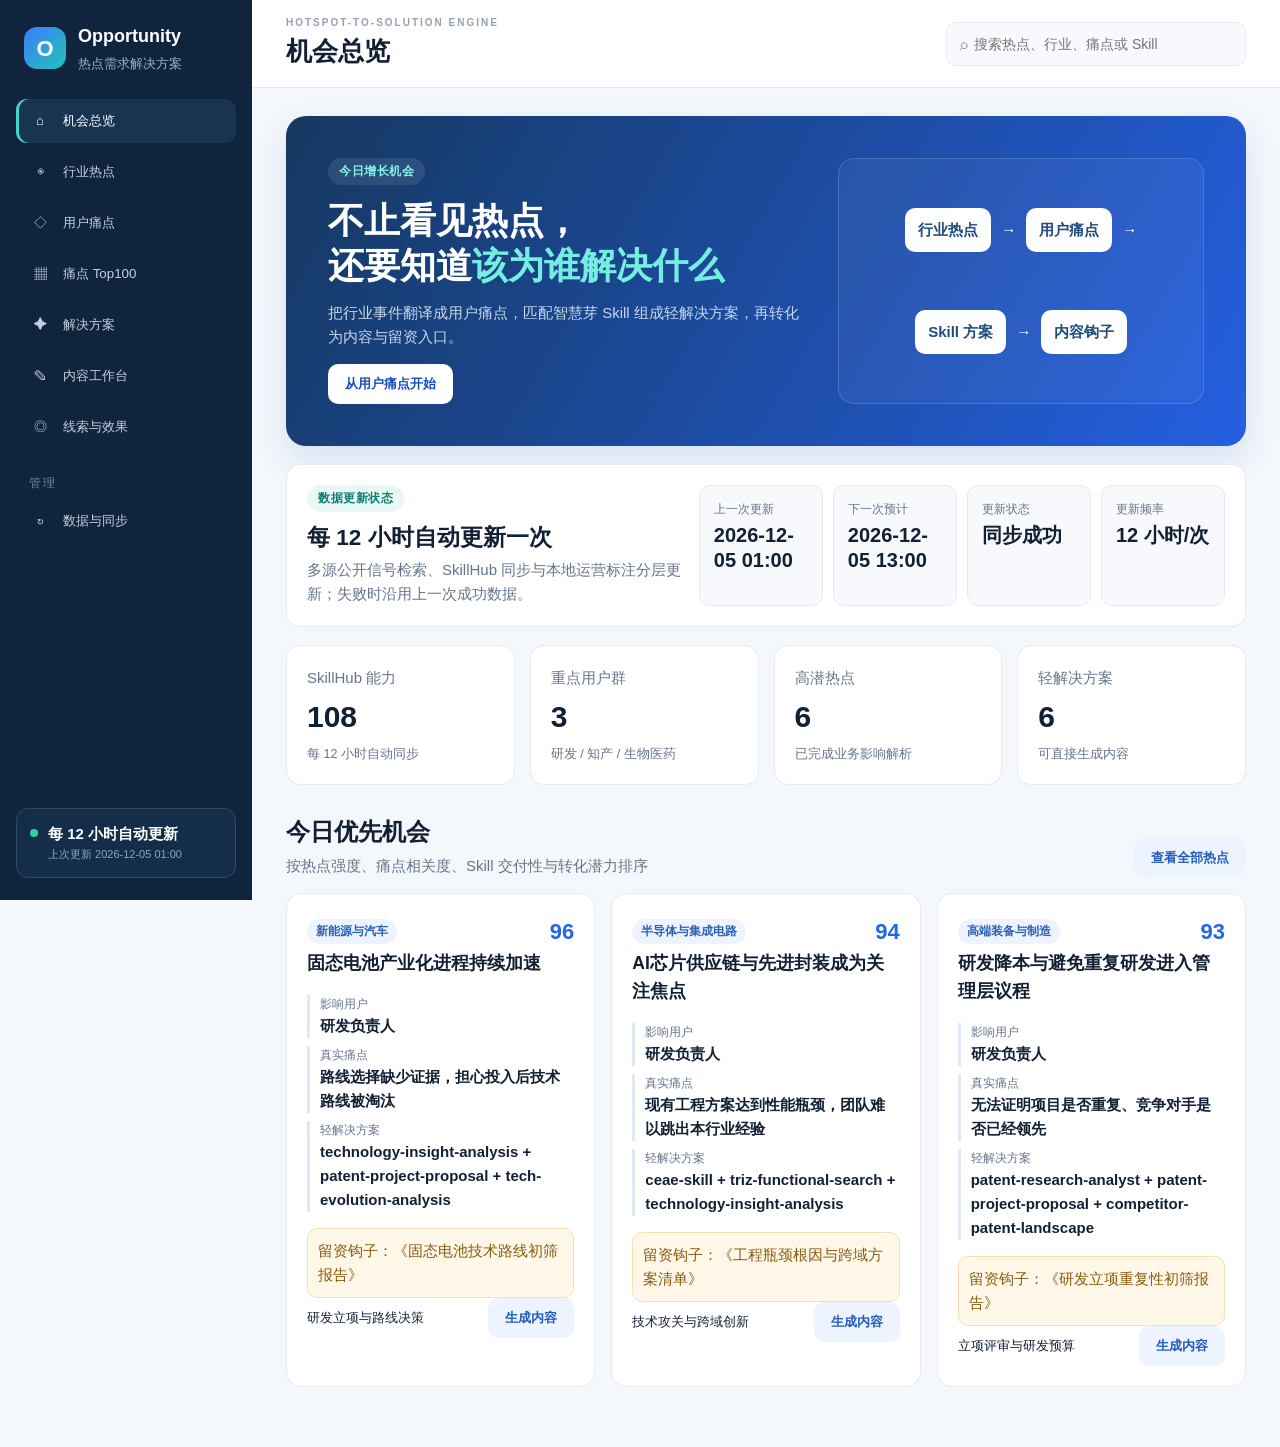
<file: index.html>
<!doctype html>
<script>location.replace("./app.html"+location.search+location.hash)</script>
<!-- 旧版竞品监测页面保留在本文件中，便于随时回溯；新版入口为 app.html。 -->
<html lang="zh-CN">
<head>
<meta charset="UTF-8"><meta name="viewport" content="width=device-width,initial-scale=1">
<title>Radar｜智慧芽竞品实时监测</title>
<style>
:root{--nav:#111b2d;--blue:#4967e8;--ink:#1d2939;--muted:#7d899b;--line:#e7ebf1;--bg:#f5f7fa;--red:#e65353;--orange:#ee914c;--green:#2fae77}
*{box-sizing:border-box}body{margin:0;background:var(--bg);color:var(--ink);font-family:Inter,"PingFang SC","Microsoft YaHei",sans-serif}button,input,select{font:inherit}.app{display:grid;grid-template-columns:258px 1fr;min-height:100vh}
aside{position:fixed;width:258px;height:100vh;background:var(--nav);color:#9ba7b9;padding:22px 14px 16px;display:flex;flex-direction:column;overflow-y:auto}.brand{display:flex;gap:11px;align-items:center;padding:0 10px 18px;color:white}.logo{width:36px;height:36px;border-radius:11px;background:linear-gradient(135deg,#7890ff,#3f5bd7);display:grid;place-items:center;font-weight:800}.brand b{display:block}.brand small{color:#6f7d93;font-size:9px;letter-spacing:1px}
nav{display:grid;gap:3px}.nav-group{padding:12px 12px 4px;color:#56657b;font-size:8px;font-weight:700;letter-spacing:1.5px}.nav{position:relative;border:0;background:transparent;color:#9aa6b8;text-align:left;padding:8px 10px;border-radius:9px;cursor:pointer;display:grid;grid-template-columns:27px 1fr auto;align-items:center}.nav>span:first-child{font-size:16px;align-self:start;padding-top:2px}.nav-copy{display:block;min-width:0}.nav-copy b{display:block;color:#b5bfce;font-size:11px;font-weight:600;line-height:1.35}.nav-copy small{display:block;color:#65748a;font-size:8px;line-height:1.4;margin-top:2px;white-space:nowrap}.nav.active,.nav:hover{background:#25334b;color:white}.nav.active:before{content:"";position:absolute;left:0;top:10px;bottom:10px;width:2px;border-radius:2px;background:#7f94ff}.nav.active .nav-copy b,.nav:hover .nav-copy b{color:white}.nav.active .nav-copy small,.nav:hover .nav-copy small{color:#9fadc0}.badge{align-self:start;background:#5a3040;color:#ff9aa7;padding:2px 7px;border-radius:10px;font-size:8px}.nav-divider{height:1px;background:#29354a;margin:8px 10px 1px}.status{margin-top:14px;padding:12px;background:#1b293e;border:1px solid #2c3d55;border-radius:10px;font-size:10px;color:#e4eaf3}.status i{display:inline-block;width:7px;height:7px;background:#3fd391;border-radius:50%;margin-right:7px;box-shadow:0 0 0 4px #3fd39118}.status small{display:block;color:#718097;margin:5px 0 0 17px}
main{grid-column:2;padding:0 34px 45px;min-width:0}header{height:91px;display:flex;align-items:center;justify-content:space-between}h1{font-size:24px;margin:2px 0}.eyebrow{font-size:8px;letter-spacing:1.8px;color:#9da7b6;margin:0}.actions{display:flex;gap:9px}.search{background:white;border:1px solid var(--line);border-radius:9px;padding:0 12px;width:260px}.search input{height:38px;width:220px;border:0;outline:0;font-size:11px}.primary,.secondary{height:38px;border-radius:8px;padding:0 15px;cursor:pointer;font-size:11px}.primary{border:0;background:var(--blue);color:white}.secondary{border:1px solid var(--line);background:white;color:#566276}.page{display:none}.page.active{display:block}
.hero{height:205px;border-radius:14px;padding:31px 38px;color:white;background:radial-gradient(circle at 80% 50%,#344b7a 0,transparent 28%),linear-gradient(120deg,#19263f,#263a60);position:relative;overflow:hidden}.live{font-size:9px;letter-spacing:1px;color:#b8c5d9;border:1px solid #ffffff19;background:#ffffff0b;border-radius:14px;padding:6px 9px}.live:before{content:"";display:inline-block;width:6px;height:6px;border-radius:50%;background:#3ed18f;margin-right:6px}.hero h2{font-size:26px;line-height:1.35;margin:18px 0 7px}.hero em{font-style:normal;color:#91a4ff}.hero p{font-size:10px;color:#94a4bc}.radar{position:absolute;right:85px;top:18px;width:170px;height:170px;border:1px solid #8ea2ff22;border-radius:50%;box-shadow:0 0 0 33px #ffffff04,0 0 0 66px #ffffff03}.radar:after{content:"R";position:absolute;inset:63px;border-radius:50%;background:#6179e8;display:grid;place-items:center;font-weight:bold;box-shadow:0 0 25px #6c82ed}
.purpose-banner{border-radius:15px;background:linear-gradient(120deg,#415fdf,#6a7ef0);color:white;padding:27px 31px;margin-bottom:14px;box-shadow:0 12px 30px #405fdf24}.purpose-top{display:grid;grid-template-columns:1.2fr 1fr;gap:28px;align-items:center}.purpose-kicker{font-size:8px;letter-spacing:1.6px;color:#d5ddff}.purpose-banner h2{font-size:23px;line-height:1.4;margin:8px 0}.purpose-banner h2 em{font-style:normal;color:#fff2a8}.purpose-banner>div p,.purpose-top p{font-size:10px;line-height:1.7;color:#dce3ff;margin:0}.purpose-result{background:#ffffff12;border:1px solid #ffffff24;border-radius:11px;padding:16px}.purpose-result b{display:block;font-size:11px;margin-bottom:8px}.purpose-result p{color:white}.pain-grid{display:grid;grid-template-columns:repeat(4,1fr);gap:9px;margin-top:20px}.pain-card{background:#ffffff10;border:1px solid #ffffff1e;border-radius:10px;padding:13px}.pain-card span{font-size:8px;color:#d3dcff}.pain-card h3{font-size:10px;margin:6px 0;color:white}.pain-card p{font-size:8px!important;line-height:1.55!important;color:#dce3ff!important}.pain-card b{display:block;font-size:8px;color:#fff3a9;margin-top:7px}
.metrics{display:grid;grid-template-columns:repeat(4,1fr);gap:14px;margin:15px 0}.metric,.panel,.company{background:white;border:1px solid var(--line);border-radius:12px}.metric{padding:17px}.metric span{display:block;font-size:10px;color:var(--muted)}.metric strong{display:block;font-size:24px;margin:8px 0 3px}.metric small{font-size:9px;color:var(--green)}.metric.warn small{color:var(--red)}.grid{display:grid;grid-template-columns:1.6fr 1fr;gap:15px}.panel{padding:20px}.panel-head,.intro,.toolbar{display:flex;align-items:flex-start;justify-content:space-between}.panel h3{font-size:14px;margin:0 0 5px}.panel p,.intro p{font-size:10px;color:#98a3b3;margin:0}.chart{height:190px;margin-top:16px;padding:8px 5px 21px;display:flex;align-items:end;gap:9px;border-bottom:1px solid var(--line);background:repeating-linear-gradient(to bottom,transparent,transparent 39px,#eef1f5 40px)}.day{height:100%;flex:1;display:flex;align-items:end;justify-content:center;gap:3px;position:relative}.day i{display:block;width:10px;border-radius:4px 4px 0 0}.day label{position:absolute;bottom:-18px;font-size:8px;color:#98a3b2}.alert{display:grid;grid-template-columns:30px 1fr;gap:9px;padding:12px 0;border-bottom:1px solid var(--line);cursor:pointer}.alert:last-child{border:0}.alert-icon{width:28px;height:28px;border-radius:7px;background:#fff0ee;color:var(--red);display:grid;place-items:center;font-weight:bold}.alert h4{font-size:10px;line-height:1.5;margin:0}.alert p{font-size:9px;margin:3px 0}.meta{font-size:8px;color:#9da7b5}.full{margin-top:15px}.table-wrap{overflow:auto}table{width:100%;border-collapse:collapse;margin-top:14px}th{background:#f7f8fa;color:#8792a3;font-weight:500;font-size:9px;text-align:left;padding:9px}td{padding:11px 9px;border-bottom:1px solid #edf0f4;font-size:9px;color:#586476;cursor:pointer}td b{color:#273448}.tag{display:inline-block;background:#f0f3f8;border-radius:10px;padding:4px 7px;color:#657184;font-size:9px}.high{color:var(--red)}.mid{color:var(--orange)}.low{color:var(--green)}
.intro{margin-bottom:16px;align-items:center}.intro h2{font-size:18px;margin:0 0 5px}.filters{display:flex;gap:4px;background:white;border:1px solid var(--line);padding:4px;border-radius:9px}.filters button{border:0;background:transparent;color:#7c8899;padding:7px 11px;border-radius:6px;font-size:10px;cursor:pointer}.filters button.active{background:#eaf0ff;color:#3f5fd4}.toolbar{align-items:center;margin-bottom:14px}.toolbar select{border:1px solid var(--line);background:white;border-radius:8px;padding:8px;font-size:10px;color:#657184}
.feed-layout{display:grid;grid-template-columns:1fr 270px;gap:15px}.feed{background:white;border:1px solid var(--line);border-radius:12px;padding:3px 20px}.feed-item{display:grid;grid-template-columns:105px 1fr;gap:15px;padding:19px 0;border-bottom:1px solid var(--line);cursor:pointer}.feed-item:last-child{border:0}.feed-item:hover h3{color:var(--blue)}.feed-company{font-size:10px;font-weight:700}.feed-time{font-size:8px;color:#9ca6b4;margin-top:7px}.feed-item h3{font-size:12px;margin:0 0 7px}.feed-item p{font-size:10px;line-height:1.65;color:#768294;margin:0 0 8px}.keywords{display:flex;flex-wrap:wrap;gap:7px;margin-top:15px}.keywords span{font-size:9px;padding:7px 9px;background:#f1f4f8;border-radius:15px}.keywords b{color:var(--blue);margin-left:4px}
.live-tabs{display:flex;gap:5px;overflow:auto;background:white;border:1px solid var(--line);padding:5px;border-radius:10px;margin-bottom:14px}.live-tabs button{white-space:nowrap;border:0;background:transparent;color:#718095;padding:9px 13px;border-radius:7px;font-size:10px;cursor:pointer}.live-tabs button.active{background:#eaf0ff;color:#3f5ed6}.live-view{display:none}.live-view.active{display:block}.source-taxonomy{display:grid;grid-template-columns:repeat(3,1fr);gap:13px}.taxonomy-card{background:white;border:1px solid var(--line);border-radius:11px;padding:17px}.taxonomy-head{display:flex;align-items:center;gap:10px;margin-bottom:12px}.taxonomy-icon{width:34px;height:34px;background:#edf1ff;color:var(--blue);display:grid;place-items:center;border-radius:9px;font-weight:bold}.taxonomy-card h3{font-size:12px;margin:0}.taxonomy-card p{font-size:8px;color:#939eae;margin:3px 0 0}.taxonomy-list{display:grid;gap:7px}.taxonomy-row{display:flex;justify-content:space-between;align-items:center;padding:8px;background:#f7f8fa;border-radius:7px;font-size:9px;color:#5f6c7d}.taxonomy-row span:last-child{color:#8995a6}.notice{padding:11px 13px;border:1px solid #f3d9a8;background:#fff9ed;color:#966c2d;border-radius:9px;font-size:9px;margin-bottom:13px}.rank-tools{display:flex;gap:8px;align-items:center}.rank-tools select{border:1px solid var(--line);border-radius:7px;padding:7px;background:white;font-size:9px}.rank-no{font-weight:800;font-size:12px}.rank-no.top{color:var(--orange)}.trend-up{color:var(--red)}.trend-down{color:var(--green)}.mini-bar{width:70px;height:4px;background:#edf0f4;border-radius:5px;overflow:hidden}.mini-bar i{display:block;height:100%;background:var(--blue)}.source-note{font-size:8px;color:#9aa5b4}.signal-metrics{display:flex;gap:7px;flex-wrap:wrap;margin-top:9px}.signal-metrics span{font-size:8px;background:#f3f5f8;border-radius:10px;padding:4px 7px;color:#718095}.opportunity-grid{display:grid;grid-template-columns:repeat(2,1fr);gap:13px}.opportunity{background:white;border:1px solid var(--line);border-radius:11px;padding:18px}.opp-head{display:flex;justify-content:space-between;gap:10px}.opp-score{flex:0 0 45px;height:45px;border-radius:50%;background:#edf1ff;color:var(--blue);display:grid;place-items:center;font-size:14px;font-weight:bold}.opportunity h3{font-size:12px;line-height:1.5;margin:0 0 6px}.opportunity p{font-size:9px;color:#748094;line-height:1.6}.angle{border-left:2px solid var(--blue);padding:8px 10px;background:#f7f9ff;border-radius:0 7px 7px 0;color:#48556a!important}.warning-grid{display:grid;grid-template-columns:repeat(2,1fr);gap:12px}.warning-card{background:white;border:1px solid var(--line);border-left:3px solid var(--red);border-radius:10px;padding:16px}.warning-card.orange{border-left-color:var(--orange)}.warning-card h3{font-size:11px;margin:0 0 6px}.warning-card p{font-size:9px;color:#748094;line-height:1.6}.warning-card footer{display:flex;justify-content:space-between;font-size:8px;color:#98a3b2;margin-top:11px}
.company-grid{display:grid;grid-template-columns:repeat(3,1fr);gap:14px}.company{padding:18px}.company-top{display:flex;align-items:center;gap:11px}.company-logo{width:39px;height:39px;border-radius:10px;color:white;display:grid;place-items:center;font-weight:bold}.company h3{font-size:13px;margin:0 0 4px}.company p{font-size:9px;color:#909baa;margin:0}.tier{margin-left:auto;padding:4px 7px;border-radius:10px;background:#edf1ff;color:#4c64d1;font-size:8px}.score{display:flex;justify-content:space-between;align-items:end;margin:18px 0 8px}.score b{font-size:24px}.score span{font-size:8px;color:#8d98a8}.bar{height:5px;border-radius:5px;background:#edf0f4;overflow:hidden}.bar i{display:block;height:100%;background:linear-gradient(90deg,#506be4,#8295f3)}.stats{display:grid;grid-template-columns:repeat(3,1fr);margin-top:15px;padding-top:13px;border-top:1px solid var(--line);font-size:8px;text-align:center;color:#909baa}.stats b{display:block;font-size:13px;color:#344154;margin-bottom:3px}
.alert-row{background:white;border:1px solid var(--line);border-left:3px solid var(--red);border-radius:10px;padding:16px;margin-bottom:10px;display:grid;grid-template-columns:34px 1fr auto;gap:12px;align-items:center}.alert-row.medium{border-left-color:var(--orange)}.alert-row h3{font-size:11px;margin:0 0 5px}.alert-row p{font-size:9px;color:#7c8798;margin:0}.source-grid{display:grid;grid-template-columns:repeat(3,1fr);gap:14px}.source{background:white;border:1px solid var(--line);border-radius:11px;padding:17px;display:flex;align-items:center;gap:11px}.source-logo{width:36px;height:36px;border-radius:9px;background:#edf1ff;color:var(--blue);display:grid;place-items:center;font-weight:bold}.source h3{font-size:11px;margin:0 0 4px}.source p{font-size:8px;color:#929dac;margin:0}.toggle{margin-left:auto;width:34px;height:19px;border-radius:20px;background:var(--blue);padding:3px;cursor:pointer}.toggle:before{content:"";display:block;width:13px;height:13px;border-radius:50%;background:white;margin-left:15px}.toggle.off{background:#d7dce3}.toggle.off:before{margin-left:0}
.govern-grid{display:grid;grid-template-columns:repeat(2,1fr);gap:14px}.rule-card{background:white;border:1px solid var(--line);border-radius:12px;padding:20px}.rule-no{width:30px;height:30px;border-radius:8px;background:#edf1ff;color:var(--blue);display:grid;place-items:center;font-weight:bold;font-size:11px;margin-bottom:13px}.rule-card h3{font-size:13px;margin:0 0 7px}.rule-card p,.rule-card li{font-size:10px;color:#748094;line-height:1.7}.rule-card ul{padding-left:17px;margin:8px 0 0}.rule-card.wide{grid-column:1/-1}.rule-flow{display:grid;grid-template-columns:repeat(5,1fr);gap:8px;margin-top:14px}.rule-flow div{background:#f6f8fb;border:1px solid var(--line);border-radius:8px;text-align:center;padding:12px 6px;font-size:9px;color:#596678}.rule-flow b{display:block;color:var(--blue);font-size:14px;margin-bottom:5px}
.timeline-v{position:relative;margin-left:13px;padding-left:27px;border-left:1px solid #dbe1e9}.release{background:white;border:1px solid var(--line);border-radius:12px;padding:18px 20px;margin-bottom:14px;position:relative}.release:before{content:"";position:absolute;left:-34px;top:22px;width:11px;height:11px;border-radius:50%;background:var(--blue);border:4px solid var(--bg)}.release-head{display:flex;justify-content:space-between;align-items:center}.release h3{font-size:13px;margin:0}.release time{font-size:9px;color:#939ead}.release ul{padding-left:17px;margin:12px 0 0}.release li{font-size:10px;color:#687587;line-height:1.8}.version{font-size:8px;background:#edf1ff;color:var(--blue);border-radius:10px;padding:4px 7px;margin-left:7px}
.feedback-layout{display:grid;grid-template-columns:360px 1fr;gap:15px}.feedback-form label{display:block;font-size:9px;color:#647185;margin:13px 0 6px}.feedback-form input,.feedback-form select,.feedback-form textarea{width:100%;border:1px solid var(--line);border-radius:8px;padding:10px;background:white;outline:none;font-size:10px}.feedback-form textarea{min-height:105px;resize:vertical}.feedback-form .primary{width:100%;margin-top:15px}.feedback-list{display:grid;gap:10px;margin-top:14px}.feedback-card{border:1px solid var(--line);border-radius:10px;padding:14px}.feedback-card h4{font-size:11px;margin:0 0 7px}.feedback-card p{font-size:10px!important;line-height:1.6;color:#6e7a8c!important}.feedback-meta{display:flex;align-items:center;gap:7px;font-size:8px;color:#98a2b1}.feedback-status{margin-left:auto;background:#eaf8f2;color:var(--green);padding:4px 7px;border-radius:10px}.empty{text-align:center;padding:55px;color:#9ba5b4;font-size:10px}.stars{display:flex;gap:4px}.stars button{border:0;background:#f2f4f7;color:#a3adba;width:31px;height:31px;border-radius:7px;cursor:pointer}.stars button.on{background:#fff0d8;color:#e79a2c}
.modal-bg{display:none;position:fixed;inset:0;background:#101827aa;z-index:5;align-items:center;justify-content:center}.modal-bg.open{display:flex}.modal{width:min(560px,90vw);background:white;border-radius:14px;padding:27px;position:relative}.close{position:absolute;right:15px;top:11px;border:0;background:transparent;font-size:21px;color:#8a95a5;cursor:pointer}.modal h2{font-size:18px;margin:0 0 10px}.modal p{font-size:11px;color:#707d90;line-height:1.75}.modal label{display:block;font-size:10px;margin:14px 0 6px}.modal input,.modal select{width:100%;padding:10px;border:1px solid var(--line);border-radius:8px}.modal .primary{width:100%;margin-top:18px}.toast{position:fixed;right:25px;bottom:25px;background:#1d293c;color:white;padding:11px 16px;border-radius:8px;font-size:10px;opacity:0;transform:translateY(8px);transition:.2s}.toast.show{opacity:1;transform:none}
.source-link{display:inline-flex;align-items:center;gap:4px;color:#4763d6;text-decoration:none;font-size:8px;padding:4px 7px;background:#eef2ff;border-radius:10px}.source-link:hover{text-decoration:underline}.source-line{display:flex;align-items:center;gap:8px;flex-wrap:wrap;margin-top:9px}.source-domain{color:#94a0b0;font-size:8px}
.skill-hero{background:linear-gradient(120deg,#151f37,#293f68);border-radius:14px;color:white;padding:25px 30px;display:flex;justify-content:space-between;align-items:center;margin-bottom:14px}.skill-hero h2{font-size:21px;margin:0 0 8px}.skill-hero p{font-size:10px;color:#aab8cd;margin:0;max-width:650px;line-height:1.6}.skill-kpis{display:flex;gap:25px}.skill-kpis span{font-size:8px;color:#9dacbf;text-align:center}.skill-kpis b{display:block;color:white;font-size:21px;margin-bottom:4px}.skill-tabs{display:flex;gap:5px;border-bottom:1px solid var(--line);margin-bottom:14px}.skill-tabs button{border:0;background:transparent;padding:10px 13px;color:#778497;font-size:10px;cursor:pointer;border-bottom:2px solid transparent}.skill-tabs button.active{color:var(--blue);border-bottom-color:var(--blue)}.skill-view{display:none}.skill-view.active{display:block}.skill-grid{display:grid;grid-template-columns:repeat(3,1fr);gap:13px}.skill-card{background:white;border:1px solid var(--line);border-radius:11px;padding:17px}.skill-top{display:flex;justify-content:space-between;gap:9px}.skill-card h3{font-size:12px;line-height:1.5;margin:0 0 7px}.skill-card p{font-size:9px;color:#748094;line-height:1.65;margin:0}.skill-score{flex:0 0 38px;height:38px;border-radius:9px;background:#eef2ff;color:var(--blue);display:grid;place-items:center;font-weight:bold}.skill-meta{display:flex;gap:6px;flex-wrap:wrap;margin:11px 0}.skill-meta span{font-size:8px;background:#f2f4f7;border-radius:9px;padding:4px 7px;color:#657286}.heat{height:5px;border-radius:5px;background:#edf0f4;overflow:hidden;margin:10px 0 7px}.heat i{display:block;height:100%;background:linear-gradient(90deg,#526de8,#dc6b82)}.matrix-table td:first-child{font-weight:700;color:#344154}.demand-card{background:white;border:1px solid var(--line);border-radius:11px;padding:17px;display:grid;grid-template-columns:1fr 120px;gap:15px}.demand-card h3{font-size:12px;margin:0 0 6px}.demand-card p{font-size:9px;color:#748094;line-height:1.6;margin:0}.demand-score{text-align:center;border-left:1px solid var(--line)}.demand-score b{font-size:23px;color:var(--blue);display:block}.demand-score span{font-size:8px;color:#929dad}
.meeting-insight{background:#eef2ff;border:1px solid #dce4ff;border-radius:10px;padding:13px 15px;margin-bottom:14px;font-size:9px;color:#4f5e78;line-height:1.6}.meeting-insight b{color:#344fc1}.business-flow{display:grid;grid-template-columns:repeat(6,1fr);gap:8px;margin:16px 0}.flow-step{background:white;border:1px solid var(--line);border-radius:10px;padding:14px 9px;text-align:center;position:relative}.flow-step:not(:last-child):after{content:"→";position:absolute;right:-10px;top:38%;color:#9ba6b5;z-index:2}.flow-step b{display:block;color:var(--blue);font-size:15px;margin-bottom:6px}.flow-step span{font-size:9px;color:#5f6c7e}.flow-step small{display:block;font-size:8px;color:#9aa5b4;margin-top:5px}.segment-grid{display:grid;grid-template-columns:repeat(3,1fr);gap:12px;margin-top:14px}.segment-card{background:white;border:1px solid var(--line);border-radius:11px;padding:17px}.segment-card.priority{border-top:3px solid var(--blue)}.segment-card h3{font-size:12px;margin:8px 0 7px}.segment-card p,.segment-card li{font-size:9px;color:#748094;line-height:1.6}.segment-card ul{padding-left:16px;margin:10px 0 0}.process-grid{display:grid;grid-template-columns:repeat(4,1fr);gap:12px;margin-top:14px}.process-card{background:white;border:1px solid var(--line);border-radius:11px;padding:16px}.process-card b{font-size:14px;color:var(--blue)}.process-card h3{font-size:11px;margin:7px 0}.process-card p{font-size:9px;color:#748094;line-height:1.6;margin:0}
.growth-thesis{display:grid;grid-template-columns:1.4fr 1fr;gap:14px;background:linear-gradient(120deg,#263d70,#506ce5);color:white;border-radius:13px;padding:22px 25px;margin-bottom:14px}.growth-thesis h2{font-size:18px;margin:5px 0 8px}.growth-thesis p{font-size:10px;line-height:1.7;color:#dbe3ff;margin:0}.growth-thesis .guard{background:#ffffff12;border:1px solid #ffffff22;border-radius:10px;padding:14px}.growth-thesis .guard b{display:block;font-size:10px;margin-bottom:6px}.growth-funnel{display:grid;grid-template-columns:repeat(5,1fr);gap:9px;margin-bottom:14px}.funnel-card{background:white;border:1px solid var(--line);border-radius:10px;padding:14px;position:relative}.funnel-card:not(:last-child):after{content:"→";position:absolute;right:-9px;top:42%;color:#9ba6b5;z-index:2}.funnel-card span{font-size:8px;color:#8c98a8}.funnel-card b{display:block;font-size:18px;margin:6px 0;color:#344154}.funnel-card small{font-size:8px;color:var(--green)}.play-grid{display:grid;grid-template-columns:repeat(2,1fr);gap:13px}.growth-play{background:white;border:1px solid var(--line);border-radius:12px;padding:18px}.growth-play:hover{border-color:#b8c4f7}.play-head{display:flex;justify-content:space-between;gap:12px}.play-head h3{font-size:13px;line-height:1.5;margin:6px 0}.play-score{flex:0 0 45px;height:45px;border-radius:10px;background:#edf1ff;color:var(--blue);display:grid;place-items:center;font-size:14px;font-weight:700}.play-chain{display:grid;grid-template-columns:repeat(4,1fr);gap:6px;margin:12px 0}.play-chain div{background:#f7f8fb;border-radius:7px;padding:8px}.play-chain span{display:block;font-size:7px;color:#98a3b2;margin-bottom:4px}.play-chain b{display:block;font-size:8px;color:#4d5a6d;line-height:1.45}.hook-box{border-left:3px solid var(--orange);background:#fff9f2;border-radius:0 8px 8px 0;padding:10px 12px;margin:10px 0}.hook-box span{display:block;font-size:8px;color:#a87945;margin-bottom:4px}.hook-box b{font-size:10px;color:#624b35}.play-footer{display:flex;align-items:center;justify-content:space-between;gap:10px}.play-metrics{font-size:8px;color:#7f8b9c}.principle-strip{display:grid;grid-template-columns:repeat(3,1fr);gap:9px;margin:14px 0}.principle-strip div{background:#f7f9ff;border:1px solid #e2e8ff;border-radius:9px;padding:12px}.principle-strip b{display:block;font-size:10px;color:#4059c7;margin-bottom:5px}.principle-strip span{font-size:8px;color:#748094;line-height:1.55}
.intent-hero{background:linear-gradient(120deg,#202d49,#314b77);color:white;border-radius:14px;padding:25px 28px;margin-bottom:14px;display:flex;justify-content:space-between;gap:20px;align-items:center}.intent-hero h2{font-size:20px;margin:0 0 7px}.intent-hero p{font-size:10px;color:#b5c2d7;line-height:1.65;margin:0;max-width:700px}.principle-chip{background:#ffffff10;border:1px solid #ffffff22;padding:11px 14px;border-radius:10px;font-size:9px;white-space:nowrap}.intent-switch{display:grid;grid-template-columns:repeat(2,1fr);gap:10px;margin-bottom:14px}.intent-mode{background:white;border:1px solid var(--line);border-radius:11px;padding:16px;text-align:left;cursor:pointer}.intent-mode.active{border-color:#7890f2;box-shadow:0 0 0 2px #526ee81a}.intent-mode b{display:block;font-size:12px;color:#344154;margin-bottom:5px}.intent-mode span{font-size:9px;color:#7c8899}.intent-panel{display:none}.intent-panel.active{display:grid;grid-template-columns:370px 1fr;gap:14px}.intent-form label{display:block;font-size:9px;color:#657185;margin:12px 0 6px}.intent-form select,.intent-form textarea,.intent-form input{width:100%;border:1px solid var(--line);border-radius:8px;background:white;padding:10px;font-size:10px;outline:0}.intent-form textarea{min-height:105px;resize:vertical}.intent-form .primary{width:100%;margin-top:14px}.generated-result{border:1px solid var(--line);border-radius:10px;padding:15px;margin-top:12px}.generated-result h4{font-size:11px;margin:0 0 7px}.generated-result p,.generated-result li{font-size:9px;color:#6f7c8e;line-height:1.7}.decision-list{display:grid;gap:11px}.decision-card{background:white;border:1px solid var(--line);border-radius:11px;padding:17px}.decision-head{display:flex;justify-content:space-between;gap:12px}.decision-card h3{font-size:12px;margin:0 0 6px}.decision-card p{font-size:9px;color:#748094;line-height:1.6}.assessment-grid{display:grid;grid-template-columns:repeat(4,1fr);gap:7px;margin:12px 0}.assessment{background:#f6f8fb;border-radius:8px;padding:9px}.assessment span{display:block;font-size:8px;color:#909baa;margin-bottom:4px}.assessment b{font-size:9px;color:#3f4d61}.assessment.good b{color:var(--green)}.assessment.warn b{color:var(--orange)}.pros-cons{display:grid;grid-template-columns:repeat(2,1fr);gap:8px}.pros-cons div{border:1px solid var(--line);border-radius:8px;padding:10px;font-size:9px;color:#687587;line-height:1.6}.decision-actions{display:flex;gap:7px;justify-content:flex-end;margin-top:12px}.status-approved{background:#e9f8f1;color:var(--green)}.status-hold{background:#fff4e8;color:var(--orange)}.status-rejected{background:#f2f4f7;color:#7b8798}.guardrail{border-left:3px solid var(--blue);background:#f5f7ff;padding:12px 14px;border-radius:0 8px 8px 0;font-size:9px;color:#5d6980;line-height:1.65;margin-bottom:13px}
@media(max-width:1050px){.grid,.feed-layout,.feedback-layout,.intent-panel.active,.growth-thesis{grid-template-columns:1fr}.metrics{grid-template-columns:repeat(2,1fr)}.company-grid,.source-grid,.source-taxonomy,.skill-grid,.process-grid,.pain-grid{grid-template-columns:repeat(2,1fr)}.business-flow{grid-template-columns:repeat(3,1fr)}}@media(max-width:760px){.app{display:block}aside{position:static;width:auto;height:auto}.status,.nav-divider,.nav-group{display:none}nav{grid-template-columns:repeat(10,180px);overflow:auto}.nav-copy small{white-space:normal}main{padding:0 14px 30px}.search{display:none}.radar{display:none}.metrics,.company-grid,.source-grid,.govern-grid,.source-taxonomy,.opportunity-grid,.warning-grid,.skill-grid,.process-grid,.segment-grid,.business-flow,.pain-grid,.purpose-top,.intent-switch,.assessment-grid,.pros-cons,.growth-funnel,.play-grid,.play-chain,.principle-strip{grid-template-columns:1fr}.flow-step:not(:last-child):after,.funnel-card:not(:last-child):after{content:"↓";right:50%;top:auto;bottom:-13px}.rule-card.wide{grid-column:auto}.rule-flow{grid-template-columns:1fr}.hero{padding:28px}.purpose-banner{padding:23px}.intent-hero{display:block}.principle-chip{margin-top:13px;white-space:normal}.feed-item{grid-template-columns:1fr}.skill-hero{display:block}.skill-kpis{margin-top:20px}.demand-card{grid-template-columns:1fr}.demand-score{border:0;border-top:1px solid var(--line);padding-top:10px}}
</style>
</head>
<body><div class="app">
<aside><div class="brand"><div class="logo">R</div><div><b>Radar</b><small>竞争情报中枢</small></div></div>
<nav id="nav">
<div class="nav-group">01 看情报</div>
<button class="nav active" data-page="overview"><span>⌁</span><span class="nav-copy"><b>情报总览</b><small>今天发生了什么、先看什么</small></span></button>
<button class="nav" data-page="feed"><span>◉</span><span class="nav-copy"><b>实时动态</b><small>查全网信号、用户问题与选题</small></span></button>
<button class="nav" data-page="companies"><span>◇</span><span class="nav-copy"><b>竞品矩阵</b><small>看15家竞品定位与活跃度</small></span></button>
<button class="nav" data-page="alerts"><span>△</span><span class="nav-copy"><b>预警中心</b><small>处理高影响变化与异常信号</small></span><b class="badge">3</b></button>
<div class="nav-group">02 做决策</div>
<button class="nav" data-page="skills"><span>✣</span><span class="nav-copy"><b>Skill 雷达</b><small>发现能力趋势与市场需求缺口</small></span><b class="badge">12</b></button>
<button class="nav" data-page="intent"><span>◎</span><span class="nav-copy"><b>用途与迭代决策</b><small>调用数据产出结果、评估升级点</small></span></button>
<div class="nav-group">03 管平台</div>
<button class="nav" data-page="sources"><span>⌘</span><span class="nav-copy"><b>监测源管理</b><small>查看渠道覆盖与运行状态</small></span></button>
<button class="nav" data-page="rules"><span>§</span><span class="nav-copy"><b>运营规则</b><small>统一采集、核验与使用标准</small></span></button>
<button class="nav" data-page="changelog"><span>↻</span><span class="nav-copy"><b>迭代记录</b><small>追溯每次升级时间与内容</small></span></button>
<button class="nav" data-page="feedback"><span>✦</span><span class="nav-copy"><b>共创反馈</b><small>提交体验、问题与改进建议</small></span></button>
</nav>
<div class="status"><i></i>监测运行中<small>15 家竞品 · 12 个数据源</small></div></aside>
<main><header><div><p class="eyebrow">COMPETITIVE INTELLIGENCE</p><h1 id="title">情报总览</h1></div><div class="actions"><label class="search">⌕ <input id="search" placeholder="搜索竞品、事件或关键词"></label><button class="primary" id="newMonitor">＋ 新建监测</button></div></header>

<section class="page active" id="overview"><section class="purpose-banner"><div class="purpose-top"><div><span class="purpose-kicker">WHY THIS PLATFORM EXISTS</span><h2>把散落全网的竞争与用户信号，<br>变成<em>下一条值得做的内容</em></h2><p>这是一个面向智慧芽内容增长团队的竞争与需求情报平台。它持续追踪竞品、目标人群、行业热点和 Skill 变化，帮助团队从“凭感觉选题”走向“有信号、有证据、有转化路径的内容决策”。</p></div><div class="purpose-result"><b>平台最终解决什么？</b><p>更早发现客户正在关心的问题，识别竞品尚未讲透的内容空白，匹配智慧芽能够交付的 Skill 与解决方案，沉淀为小红书等渠道可执行的差异化选题，并持续追踪内容到线索的结果。</p></div></div><div class="pain-grid"><article class="pain-card"><span>痛点 01</span><h3>信息太散，看不过来</h3><p>官网、公众号、小红书、知乎和行业媒体信号彼此割裂。</p><b>→ 全网聚合、去重与实时预警</b></article><article class="pain-card"><span>痛点 02</span><h3>知道热点，不知道讲什么</h3><p>热度不等于价值，难以判断目标客户真正关心的问题。</p><b>→ 用户问题 Top100 与痛点聚类</b></article><article class="pain-card"><span>痛点 03</span><h3>内容容易和竞品同质化</h3><p>缺少竞品占位、内容空白和智慧芽能力的联合判断。</p><b>→ 差异化机会评分与选题卡</b></article><article class="pain-card"><span>痛点 04</span><h3>内容做完，无法形成闭环</h3><p>选题、Skill、客户需求和线索转化之间没有明确连接。</p><b>→ 热点到结果交付的增长闭环</b></article></div></section><div class="hero"><span class="live">LIVE MONITORING</span><h2>今天有 <em>3 条</em><br>动态值得重点关注</h2><p>过去 24 小时捕获 148 条竞品信号，AI 已完成聚类、去重与风险评级。</p><div class="radar"></div></div>
<div class="metrics"><article class="metric"><span>今日新增动态</span><strong>148</strong><small>↑ 23.3% 较昨日</small></article><article class="metric warn"><span>高优先级预警</span><strong>3</strong><small>需立即关注</small></article><article class="metric"><span>覆盖竞品</span><strong>15</strong><small>四级竞品全覆盖</small></article><article class="metric"><span>有效信号率</span><strong>86.4%</strong><small>↑ 4.1% 本周</small></article></div>
<div class="grid"><section class="panel"><div class="panel-head"><div><h3>情报趋势</h3><p>近 7 天竞品动态声量</p></div><span class="tag">最近 7 天</span></div><div class="chart" id="chart"></div></section><section class="panel"><div class="panel-head"><div><h3>重点预警</h3><p>AI 识别的高影响事件</p></div><button class="secondary jump" data-jump="alerts">查看全部</button></div><div id="priority"></div></section></div>
<section class="panel full"><div class="panel-head"><div><h3>最新竞品动态</h3><p>多源信号实时聚合</p></div><button class="secondary jump" data-jump="feed">进入情报流</button></div><div class="table-wrap"><table><thead><tr><th>竞品</th><th>动态摘要</th><th>分类</th><th>影响</th><th>来源</th><th>时间</th></tr></thead><tbody id="latest"></tbody></table></div></section></section>

<section class="page" id="feed">
<div class="live-tabs" id="liveTabs"><button class="active" data-live="stream">全网动态流</button><button data-live="platforms">平台监测</button><button data-live="searchDemand">搜索需求</button><button data-live="topQuestions">用户问题 Top 100</button><button data-live="signalAlerts">异常与预警</button><button data-live="opportunities">选题机会</button></div>
<div class="live-view active" id="stream"><div class="toolbar"><div class="filters" id="filters"><button class="active" data-filter="全部">全部动态</button><button data-filter="产品">产品更新</button><button data-filter="市场">市场活动</button><button data-filter="舆情">舆情信号</button><button data-filter="人才">人才招聘</button></div><select id="companyFilter"><option>全部竞品</option></select></div><div class="feed-layout"><div class="feed" id="feedList"></div><section class="panel"><h3>热点关键词</h3><p>近 24 小时信号聚类</p><div class="keywords"><span>AI Agent <b>32</b></span><span>专利分析 <b>28</b></span><span>产业图谱 <b>17</b></span><span>海外市场 <b>14</b></span><span>大模型 <b>12</b></span></div><br><h3>AI 情报日报</h3><p>自动汇总核心动态、潜在影响与建议动作。</p><button class="secondary" style="width:100%;margin-top:14px" onclick="toast('今日简报生成中')">生成今日简报</button></section></div></div>
<div class="live-view" id="platforms"><div class="intro"><div><h2>平台监测</h2><p>按一级来源、二级平台和三级信号类型管理全网监测范围。</p></div><span class="tag">32 个来源运行中</span></div><div class="source-taxonomy" id="taxonomyGrid"></div></div>
<div class="live-view" id="searchDemand"><div class="intro"><div><h2>搜索需求</h2><p>观察用户主动搜索的问题、品牌与解决方案需求。</p></div><span class="tag">近 30 天</span></div><div class="notice">数据口径提示：页面中的搜索量与覆盖人数为原型演示估算，真实上线后必须分别标注平台指数、第三方估算或真实后台数据，禁止直接跨平台相加。</div><section class="panel"><div class="panel-head"><div><h3>跨平台搜索趋势</h3><p>来源：百度、微信搜一搜、小红书、知乎、Google 与 AI 搜索</p></div><span class="tag">演示数据</span></div><div class="table-wrap"><table><thead><tr><th>搜索主题</th><th>主要来源</th><th>月搜索量</th><th>30天趋势</th><th>竞品占位</th><th>预警</th></tr></thead><tbody id="searchTable"></tbody></table></div></section></div>
<div class="live-view" id="topQuestions"><div class="intro"><div><h2>行业核心用户问题 Top 100</h2><p>综合搜索、讨论、覆盖、增长与商业意图形成的问题榜单。</p></div><div class="rank-tools"><select id="questionAudience"><option>全部人群</option><option>企业知识产权负责人</option><option>专利工程师</option><option>研发负责人</option><option>高校科研人员</option></select><select id="questionSort"><option value="score">综合机会分</option><option value="search">搜索次数</option><option value="reach">覆盖人数</option><option value="growth">增长速度</option></select></div></div><div class="notice">当前为 Top 100 结构与演示估算数据，用于确认指标和交互；接入真实数据后，每项指标将展示来源、统计周期与可信度。</div><section class="panel"><div class="table-wrap"><table><thead><tr><th>排名</th><th>用户问题</th><th>目标人群</th><th>月搜索量</th><th>讨论量</th><th>覆盖人数</th><th>趋势</th><th>机会分</th></tr></thead><tbody id="questionTable"></tbody></table></div></section></div>
<div class="live-view" id="signalAlerts"><div class="intro"><div><h2>异常与预警</h2><p>识别热度暴涨、负面舆情、竞品占位及信源异常。</p></div><span class="tag">4 条待研判</span></div><div class="warning-grid" id="warningGrid"></div></div>
<div class="live-view" id="opportunities"><div class="intro"><div><h2>小红书选题机会</h2><p>将竞品和用户信号转化为可执行的差异化内容角度。</p></div><button class="primary" onclick="toast('已生成本周选题包')">生成本周选题包</button></div><div class="opportunity-grid" id="opportunityGrid"></div></div>
</section>

<section class="page" id="skills"><div class="skill-hero"><div><h2>热点需求增长引擎</h2><p>不是介绍产品，而是用行业热点唤醒目标客户尚未被明确表达的需求，再匹配智慧芽 Skill 组成轻量解决方案，并把可体验的 Skill 作为留资钩子。</p></div><div class="skill-kpis"><span><b>24</b>高潜热点</span><span><b>16</b>痛点方案</span><span><b>8</b>留资钩子</span></div></div>
<div class="skill-tabs" id="skillTabs"><button class="active" data-skill-view="growthWorkspace">增长作战台</button><button data-skill-view="skillStream">Skill 信号池</button><button data-skill-view="businessLoop">方法与闭环</button><button data-skill-view="industrySkills">行业 Skill 地图</button><button data-skill-view="vendorSkills">竞品能力矩阵</button><button data-skill-view="skillDemand">需求缺口榜</button></div>
<div class="skill-view active" id="growthWorkspace"><section class="growth-thesis"><div><span class="purpose-kicker">NORTH STAR · USER GROWTH</span><h2>先让客户意识到“这个问题正在影响我”，再给他一个立即可用的解决入口</h2><p>热点内容负责建立相关性与紧迫感；用户痛点负责完成自我识别；Skill 组合负责证明解决路径；留资钩子负责把匿名兴趣转化为带场景标签的有效用户。</p></div><div class="guard"><b>边界：这不是产品营销页</b><p>内容不以功能清单和品牌曝光为起点。只有当热点与真实痛点成立时，才出现 Skill；每个 Skill 必须对应一个可获得的结果，并设计低门槛体验或资料领取。</p></div></section>
<div class="growth-funnel"><article class="funnel-card"><span>① 热点候选</span><b>24</b><small>本周 +9</small></article><article class="funnel-card"><span>② 痛点匹配</span><b>16</b><small>匹配率 66.7%</small></article><article class="funnel-card"><span>③ 方案生成</span><b>11</b><small>平均 2.3 个 Skill</small></article><article class="funnel-card"><span>④ 钩子领取</span><b>328</b><small>领取率 12.4%</small></article><article class="funnel-card"><span>⑤ 有效留资</span><b>76</b><small>有效率 23.2%</small></article></div>
<div class="principle-strip"><div><b>热点不是流量终点</b><span>必须能解释它对某类客户的业务影响，否则只进入观察池。</span></div><div><b>Skill 不是功能列表</b><span>按客户想得到的结果组合，允许 Skill + 数据 + 服务协同。</span></div><div><b>留资不是一张表单</b><span>用诊断、清单、报告或可体验 Skill 交换信息，并同步记录需求标签。</span></div></div>
<div class="intro"><div><h2>本周高潜增长机会</h2><p>按热点强度、痛点相关度、Skill 可交付性和留资潜力综合排序。</p></div><span class="tag">演示数据 · 待接真实转化</span></div><div class="play-grid" id="growthPlayGrid"></div></div>
<div class="skill-view" id="skillStream"><div class="toolbar"><div class="filters" id="skillFilters"><button class="active" data-skill-filter="全部">全部</button><button data-skill-filter="竞品动作">竞品动作</button><button data-skill-filter="目标人群">目标人群</button><button data-skill-filter="行业应用">行业应用</button><button data-skill-filter="厂商发布">厂商发布</button></div><span class="tag">近 30 天</span></div><div class="skill-grid" id="skillGrid"></div></div>
<div class="skill-view" id="businessLoop"><div class="meeting-insight"><b>来自会议纪要的核心判断：</b>热点不是终点，而是价值唤起的入口。平台需要把行业热点转化为客户小问题，再匹配 Skill、服务或产品组合，形成带明确需求标签的高质量线索，并持续追踪到转化结果。</div><div class="intro"><div><h2>热点到结果交付闭环</h2><p>从内容获客升级为“可诊断、可组合、可转化”的增长工作流。</p></div><span class="tag">H2 核心路径</span></div><div class="business-flow"><div class="flow-step"><b>1</b><span>行业热点</span><small>产业链变化</small></div><div class="flow-step"><b>2</b><span>痛点唤起</span><small>小问题识别</small></div><div class="flow-step"><b>3</b><span>内容承接</span><small>渠道与案例</small></div><div class="flow-step"><b>4</b><span>Skill 组合</span><small>Skill + 服务</small></div><div class="flow-step"><b>5</b><span>需求线索</span><small>标签与意向</small></div><div class="flow-step"><b>6</b><span>结果交付</span><small>转销售/自闭环</small></div></div><div class="process-grid"><article class="process-card"><b>01</b><h3>看方向</h3><p>产业链监测、战略情报、技术路线与机会洞察。</p></article><article class="process-card"><b>02</b><h3>解问题</h3><p>研发创新、TRIZ、技术方案与具体难题解决。</p></article><article class="process-card"><b>03</b><h3>控质量</h3><p>专利质量、权利要求比对、风险与价值评估。</p></article><article class="process-card"><b>04</b><h3>做运营</h3><p>专利组合运营、监测预警、内容和转化追踪。</p></article></div><div class="intro" style="margin-top:22px"><div><h2>客户池分层运营</h2><p>不同客户池对应不同监测、内容和转化动作。</p></div></div><div class="segment-grid"><article class="segment-card priority"><span class="tag">最高优先级</span><h3>新客户 · 不在销售私海</h3><p>由运营首次触达，具备自孵化和轻量 Skill 自闭环机会。</p><ul><li>监测行业与公司特征</li><li>用热点识别潜在需求</li><li>沉淀可直接体验的 Skill</li></ul></article><article class="segment-card"><span class="tag">重点协同</span><h3>新客户 · 已在销售私海</h3><p>以带需求标签的高质量线索支持销售，提高协同效率。</p><ul><li>明确热点与业务场景</li><li>补充客户行为证据</li><li>推送解决方案标签</li></ul></article><article class="segment-card"><span class="tag">增购运营</span><h3>现有合作客户</h3><p>通过新 Skill、专家服务和场景组合发现增购机会。</p><ul><li>监测新增痛点</li><li>推荐 Skill 组合</li><li>跟踪使用与续约反馈</li></ul></article></div></div>
<div class="skill-view" id="industrySkills"><section class="panel"><div class="panel-head"><div><h3>行业 Skill 热度地图</h3><p>观察不同产业正在出现的高频能力与增长方向</p></div><span class="tag">演示数据</span></div><div class="table-wrap"><table class="matrix-table"><thead><tr><th>行业</th><th>高频 Skill</th><th>本月信号</th><th>增长</th><th>主要人群</th><th>机会等级</th></tr></thead><tbody id="industrySkillTable"></tbody></table></div></section></div>
<div class="skill-view" id="vendorSkills"><section class="panel"><div class="panel-head"><div><h3>厂商与竞品能力矩阵</h3><p>追踪不同厂商推出、强调或正在招聘建设的 Skill</p></div><span class="tag">重点厂商</span></div><div class="table-wrap"><table class="matrix-table"><thead><tr><th>厂商</th><th>已出现 Skill</th><th>重点方向</th><th>信号来源</th><th>活跃度</th></tr></thead><tbody id="vendorSkillTable"></tbody></table></div></section></div>
<div class="skill-view" id="skillDemand"><div class="intro"><div><h2>目标人群希望出现的 Skill</h2><p>从求助、抱怨、搜索与工作流讨论中提炼尚未充分满足的能力需求。</p></div><span class="tag">需求机会 Top 8</span></div><div style="display:grid;gap:11px" id="skillDemandList"></div></div>
</section>
<section class="page" id="intent"><div class="intent-hero"><div><h2>你希望用这个平台完成什么？</h2><p>选择一种用途，或直接描述你的目标。平台既可以调用现有情报快速产出结果，也可以把改进意见转化为可审议的迭代候选。</p></div><div class="principle-chip">核心原则：平台自主分析，最终由你决定</div></div><div class="intent-switch" id="intentSwitch"><button class="intent-mode active" data-intent="useData"><b>调用平台数据，产出结果</b><span>生成选题、竞品简报、用户问题分析或 Skill 机会</span></button><button class="intent-mode" data-intent="evolvePlatform"><b>提出改进，评估是否迭代</b><span>分析收益、代价、方向影响及初心一致性</span></button></div>
<div class="intent-panel active" id="useData"><section class="panel intent-form"><h3>描述你需要的结果</h3><p>可以使用选项，也可以直接写出具体场景。</p><label>用途</label><select id="usePurpose"><option>小红书差异化选题</option><option>竞品动态简报</option><option>目标用户问题分析</option><option>行业 Skill 机会</option><option>渠道内容规划</option><option>自定义任务</option></select><label>目标人群</label><select id="useAudience"><option>企业知识产权负责人</option><option>专利工程师</option><option>研发负责人</option><option>高校科研人员</option><option>医药研发人员</option><option>全部目标人群</option></select><label>具体描述</label><textarea id="useDescription" placeholder="例如：帮我基于最近AI专利检索讨论，为企业IPR生成5个小红书选题，并说明差异化角度和证据"></textarea><button class="primary" id="generateIntentResult">调用平台数据生成</button></section><section class="panel"><div class="panel-head"><div><h3>结果工作区</h3><p>结果将说明调用了哪些平台数据</p></div><span class="tag">等待任务</span></div><div id="intentResult" class="empty">选择用途并描述目标后，结果会显示在这里。</div></section></div>
<div class="intent-panel" id="evolvePlatform"><section class="panel intent-form"><h3>提交平台改进方向</h3><p>内部意见和外部分析统一进入候选池，不会自动吸收。</p><label>建议来源</label><select id="proposalSource"><option>内部主观意见</option><option>会议纪要</option><option>用户反馈</option><option>竞品分析</option><option>行业趋势</option><option>外部专家建议</option></select><label>建议标题</label><input id="proposalTitle" placeholder="一句话说明希望升级什么"><label>详细描述</label><textarea id="proposalText" placeholder="说明问题、使用场景、期望效果，以及为什么现在值得做"></textarea><button class="primary" id="assessProposal">生成迭代评估</button></section><section><div class="guardrail"><b>决策护栏：</b>每个候选必须回答“是否服务内容增长与差异化选题”“是否强化热点—痛点—Skill—结果交付闭环”“会不会显著增加维护成本或改变平台发展方向”。只有你批准的项目才进入待迭代队列。</div><div class="decision-list" id="decisionList"></div></section></div>
</section>
<section class="page" id="companies"><div class="intro"><div><h2>竞品矩阵</h2><p>按直接竞品、科技情报、邻近数据及项目型服务分层管理。</p></div><select id="tierFilter"><option value="全部">全部层级</option><option>一级</option><option>二级</option><option>三级</option><option>四级</option></select></div><div class="company-grid" id="companyGrid"></div></section>
<section class="page" id="alerts"><div class="intro"><div><h2>预警中心</h2><p>按业务影响与紧急程度排序，辅助快速研判。</p></div><button class="secondary">待处理 3</button></div><div id="alertList"></div></section>
<section class="page" id="sources"><div class="intro"><div><h2>监测源管理</h2><p>统一管理官网、媒体、社交平台与招聘渠道。</p></div><button class="primary" id="newSource">＋ 添加数据源</button></div><div class="source-grid" id="sourceGrid"></div></section>
<section class="page" id="rules"><div class="intro"><div><h2>平台运营规则</h2><p>统一数据采集、情报研判、选题沉淀与协作标准。</p></div><span class="tag">规则版本 v1.0</span></div><div class="govern-grid">
<article class="rule-card"><div class="rule-no">01</div><h3>监测范围</h3><p>覆盖竞品官网、公开社媒、行业媒体、招聘平台及目标人群公开讨论。仅采集公开可访问内容，不绕过登录、权限和平台限制。</p><ul><li>一级竞品：每日重点巡检</li><li>二、三级竞品：按主题与热度监测</li><li>四级竞品：按项目与能力变化监测</li></ul></article>
<article class="rule-card"><div class="rule-no">02</div><h3>情报质量</h3><p>所有高优先级信号必须保留来源、时间和原始链接；AI摘要不能替代人工确认。转载信息需回溯首发来源。</p><ul><li>事实、观点和推测分别标记</li><li>重复信号自动聚类去重</li><li>无法验证的信息标为“待核实”</li></ul></article>
<article class="rule-card"><div class="rule-no">03</div><h3>预警分级</h3><p>根据业务相关度、影响范围、紧急程度及信源可信度形成综合等级。</p><ul><li>高：24小时内完成研判</li><li>中：3个工作日内跟进</li><li>低：进入周度情报汇总</li></ul></article>
<article class="rule-card"><div class="rule-no">04</div><h3>内容使用</h3><p>竞品与用户讨论用于洞察，不直接复制。对外内容需完成事实核验、版权检查、隐私检查和品牌口径审核。</p><ul><li>引用保留出处，不泄露个人信息</li><li>差异化选题必须匹配真实能力</li><li>发布效果回流至选题评分</li></ul></article>
<article class="rule-card wide"><div class="rule-no">05</div><h3>标准运营闭环</h3><p>平台每周完成一次情报清理与选题复盘，每月复核竞品名单、数据源及评分标准。</p><div class="rule-flow"><div><b>1</b>采集信号</div><div><b>2</b>聚类核验</div><div><b>3</b>机会评分</div><div><b>4</b>内容生产</div><div><b>5</b>效果回流</div></div></article>
</div></section>
<section class="page" id="changelog"><div class="intro"><div><h2>版本迭代记录</h2><p>记录每次更新的时间、内容与下一步计划。</p></div><button class="primary" onclick="openRelease()">＋ 记录更新</button></div><div class="timeline-v" id="releaseList"></div></section>
<section class="page" id="feedback"><div class="intro"><div><h2>共创反馈</h2><p>欢迎留下使用感受、问题与建议，共同推动平台持续迭代。</p></div><span class="tag" id="feedbackCount">0 条反馈</span></div><div class="feedback-layout">
<section class="panel feedback-form"><h3>提交反馈</h3><p>你的每条建议都会进入产品迭代池。</p><label>反馈类型</label><select id="fbType"><option>功能建议</option><option>数据问题</option><option>使用体验</option><option>新增监测源</option><option>内容选题建议</option></select><label>标题</label><input id="fbTitle" placeholder="一句话概括你的建议"><label>详细说明</label><textarea id="fbText" placeholder="请描述使用场景、遇到的问题或希望增加的能力"></textarea><label>使用满意度</label><div class="stars" id="stars"><button data-star="1">★</button><button data-star="2">★</button><button data-star="3">★</button><button data-star="4">★</button><button data-star="5">★</button></div><label>称呼（选填）</label><input id="fbName" placeholder="方便团队与你进一步沟通"><button class="primary" id="submitFeedback">提交反馈</button></section>
<section class="panel"><div class="panel-head"><div><h3>反馈与建议池</h3><p>公开展示已汇总的问题和优化方向</p></div><select id="feedbackFilter"><option>全部反馈</option><option>功能建议</option><option>数据问题</option><option>使用体验</option><option>新增监测源</option><option>内容选题建议</option></select></div><div class="feedback-list" id="feedbackList"></div></section>
</div></section>
</main></div>
<div class="modal-bg" id="modal"><div class="modal"><button class="close" onclick="closeModal()">×</button><div id="modalBody"></div></div></div><div class="toast" id="toast"></div>
<script>
const companies=[
["北京合享智慧科技有限公司","incoPat","专利检索与科技创新情报","一级",90,"#3567b8"],["科睿唯安信息服务（北京）有限公司","Clarivate / Derwent","全球科研、专利与生命科学信息服务","一级",94,"#624fb6"],["励德爱思唯尔信息技术（北京）有限公司","LexisNexis 律商联讯","法律、商业与专业信息服务","四级",76,"#d36a43"],["索意互动（北京）信息技术有限公司","Patentics","AI 语义专利检索与分析","一级",82,"#247f86"],["科知信思信息服务（上海）有限公司","Questel / Orbit","全球知识产权检索、管理与服务","一级",88,"#356cb0"],["保定市大为计算机软件开发有限公司","大为 / Innojoy","全球专利数据库与 AI 创新工具","一级",78,"#d1843d"],["天启黑马信息科技（北京）有限公司","HimmPat","AI 专利检索、分析与预警","一级",73,"#333f63"],["北京天眼查科技有限公司","天眼查","企业工商、司法及商业关系数据","三级",86,"#2d83c5"],["企查查科技有限公司","企查查","企业信用、风险与商业信息","三级",87,"#e45454"],["上海生腾数据科技有限公司","启信宝","企业征信与商业调查数据","三级",75,"#e08b39"],["北京本应科技有限公司","本应科技","科技大数据、产业图谱与创新评价","二级",74,"#346fad"],["六棱镜（杭州）科技有限公司","PatNavi / SixAgent","AI 科创数据、专利导航与科技金融","二级",79,"#4a9a6b"],["北京华彬立成科技有限公司","医药魔方","医药研发、管线及市场数据平台","三级",81,"#3b9d94"],["长城计算机软件与系统有限公司","长城软件","政企系统集成与信息化解决方案","四级",67,"#3e5578"],["深圳市唯德科创信息有限公司","唯德 / IPEasy","企业及代理机构知识产权管理软件","四级",69,"#558abe"]];
const items=[
{c:"Clarivate / Derwent",t:"Derwent 推出生成式 AI 专利检索助手",d:"自然语言问题可自动转化为专业检索策略，显著降低新用户使用门槛。",cat:"产品",impact:"高",src:"产品官网",url:"https://clarivate.com/intellectual-property/",time:"12 分钟前"},
{c:"Questel / Orbit",t:"Orbit 强化化学与生命科学情报模块",d:"新增结构检索与产业分析能力，目标行业与智慧芽重点增长行业高度重合。",cat:"产品",impact:"高",src:"Questel 官网",url:"https://www.questel.com/",time:"38 分钟前"},
{c:"incoPat",t:"宣布与头部高校共建知识产权数据实验室",d:"高校渠道进一步渗透，后续可能推出联合数据产品与研究服务。",cat:"市场",impact:"中",src:"incoPat 官网",url:"https://www.incopat.com/",time:"1 小时前"},
{c:"六棱镜",t:"SixAgent 发布产业链报告自动生成能力",d:"基于科创数据和大模型生成产业研究报告，进一步扩展政府园区客户场景。",cat:"产品",impact:"中",src:"六棱镜官网",url:"https://www.linkinip.com/",time:"2 小时前"},
{c:"HimmPat",t:"新增多项大模型与知识图谱岗位",d:"招聘集中于 RAG、智能检索与知识图谱，可能正在筹备新一代 AI 分析能力。",cat:"人才",impact:"中",src:"HimmPat 官网",url:"https://www.himmpat.com/",time:"3 小时前"},
{c:"天眼查",t:"上线科创企业技术实力评价标签",d:"工商数据平台继续向科技创新评价场景延伸，企业画像能力边界扩大。",cat:"产品",impact:"中",src:"天眼查官网",url:"https://www.tianyancha.com/",time:"4 小时前"},
{c:"Patentics",t:"用户讨论智能检索结果解释性",d:"近期公开讨论认可语义召回能力，同时对结果可解释性提出更高要求。",cat:"舆情",impact:"低",src:"Patentics 官网",url:"https://www.patentics.com/",time:"5 小时前"}];
const alerts=[
{level:"high",c:"Clarivate / Derwent",t:"生成式 AI 专利检索助手上线",d:"与智慧芽 AI Search 能力高度重叠，可能影响大客户续约和新客竞争。"},
{level:"high",c:"Questel / Orbit",t:"生命科学情报模块能力扩张",d:"目标行业与重点增长方向重合，建议产品与行业营销团队联合研判。"},
{level:"medium",c:"incoPat",t:"高校渠道合作频率显著上升",d:"近 30 天捕获 4 次高校合作信号，频率环比增长 100%。"}];
const sources=[["官","竞品官方网站","15 个站点 · 每 30 分钟"],["微","微信公众号","28 个账号 · 每小时"],["in","LinkedIn","12 个主页 · 每小时"],["招","招聘平台","45 个关键词 · 每日"],["媒","行业媒体","32 个站点 · 每小时"],["评","用户评论","G2 / 知乎 / 小红书"]];
const taxonomies=[
 {icon:"社",name:"社交与内容平台",desc:"公开内容、互动与用户讨论",rows:[["微信公众号","文章 / 阅读 / 评论"],["小红书","笔记 / 评论 / 搜索联想"],["知乎","问题 / 回答 / 品牌比较"],["视频号 / 抖音 / B站","短视频 / 直播 / 弹幕"],["LinkedIn / YouTube / X","海外内容 / 人员动态"]]},
 {icon:"搜",name:"搜索需求",desc:"用户主动搜索与问题趋势",rows:[["百度","指数 / 下拉词 / 相关搜索"],["微信搜一搜","文章 / 视频号 / 关键词"],["小红书搜索","联想词 / 热门笔记"],["Google / Bing","趋势 / SEO / 相关问题"],["AI 搜索","品牌提及 / 推荐倾向"]]},
 {icon:"官",name:"竞品自有阵地",desc:"官方产品与市场动作",rows:[["官网与产品页","功能 / 表达 / 价格变化"],["案例与白皮书","客户 / 行业 / 内容主题"],["帮助与更新日志","功能上线 / 下线"],["活动与直播","议题 / 嘉宾 / 获客动作"],["招聘页面","岗位 / 地区 / 能力方向"]]},
 {icon:"业",name:"行业与专业信息",desc:"政策、媒体与专业知识",rows:[["知识产权媒体","报道 / 专访 / 观点"],["垂直行业媒体","医药 / 化工 / 材料"],["政策与政府网站","政策 / 项目 / 名单"],["论文与研究报告","技术 / 引用 / 趋势"],["会议与协会","议程 / 演讲 / 合作"]]},
 {icon:"商",name:"口碑与商业信号",desc:"客户体验与市场竞争",rows:[["产品评价","推荐 / 吐槽 / 体验"],["选型比较","品牌对比 / 采购意向"],["招投标","中标 / 预算 / 需求"],["客户迁移","替换 / 续约 / 流失"],["合作伙伴","渠道 / 生态 / 联合方案"]]},
 {icon:"内",name:"内部一线反馈",desc:"连接市场真实问题",rows:[["销售反馈","商机 / 异议 / 对手"],["客户成功","使用障碍 / 续约风险"],["客服问题","高频咨询 / 功能障碍"],["站内搜索","用户主动需求"],["内容数据","曝光 / 点击 / 转化"]]}
];
const searchDemand=[
 ["AI专利检索","百度 / 小红书 / 知乎","18,600","+126%","Derwent、HimmPat","热度暴涨"],["专利数据库哪个好","百度 / 知乎","12,400","+38%","incoPat、智慧芽","品牌比较"],["专利分析报告怎么做","微信 / 百度","9,800","+24%","智慧芽、Patentics","内容机会"],["FTO检索怎么做","Google / 知乎","7,600","+51%","Questel、Clarivate","高商业意图"],["企业知识产权管理系统","百度 / 微信","6,900","+18%","唯德、智慧芽","竞品占位"],["产业链图谱怎么分析","小红书 / AI搜索","5,800","+83%","六棱镜、本应科技","需求上升"],["专利检索会被AI替代吗","知乎 / 小红书","4,900","+169%","暂无强势品牌","异常增长"],["研发立项如何查技术情报","微信 / 百度","4,300","+42%","智慧芽、Clarivate","内容空白"]];
const questionTopics=["AI专利检索是否会漏检","专利数据库应该怎么选","如何快速完成FTO检索","专利分析报告应该包含什么","怎么判断一项专利的价值","研发立项前需要做哪些检索","企业如何建立专利预警机制","如何监控竞争对手技术路线","专利检索式应该怎么写","知识产权管理系统有哪些功能","产业链图谱如何辅助决策","医药研发怎样查询专利","海外专利数据哪里查","如何降低专利侵权风险","AI能否替代专利工程师","专利导航和专利分析有什么区别","企业知识产权负责人日常做什么","高校科研人员如何做技术查新","如何找到高价值专利","专利数据库数据准确吗"];
const questionAngles=["入门方法","工具比较","常见误区","实操步骤","成本与效率"];
const audiences=["企业知识产权负责人","专利工程师","研发负责人","高校科研人员"];
const questions=Array.from({length:100},(_,i)=>{let base=questionTopics[i%20],angle=questionAngles[Math.floor(i/20)];return{q:i<20?base:`${base}：${angle}`,aud:audiences[i%4],search:18600-i*127+(i%7)*83,discuss:3250-i*19+(i%5)*44,reach:92000-i*503+(i%9)*610,growth:169-(i%23)*6,score:96-(i%40)}});
const signalWarnings=[
 ["high","“AI专利检索是否会漏检”讨论量 24 小时增长 169%","知乎与小红书同时出现集中讨论，尚无品牌形成权威解释。","用户需求","建议 4 小时内研判"],
 ["high","Derwent AI 检索内容跨平台声量异常上升","官网、LinkedIn 与行业媒体形成连续传播，已覆盖核心目标人群。","竞品动作","建议当日跟进"],
 ["orange","“智慧芽 vs incoPat”品牌比较搜索增长 38%","比较意图明显，现有搜索结果对差异化价值解释不足。","品牌占位","建议更新比较内容"],
 ["orange","小红书出现专利检索价格负面讨论","互动规模较小但评论增长较快，需要确认是否涉及真实产品体验。","舆情风险","状态：待核实"]
];
const topicOpportunities=[
 {score:94,title:"别急着让AI替代专利检索：先看这3个漏检风险",aud:"专利工程师 / 企业IPR",evidence:"讨论量 +169% · 竞品内容空白度 87%",angle:"差异化角度：不是争论AI能不能替代人，而是讲清“人机双检”的可靠工作流。"},
 {score:91,title:"专利数据库怎么选？别只比较数据量",aud:"知识产权负责人",evidence:"月搜索估算 12,400 · 高商业意图",angle:"差异化角度：用数据质量、法律状态、工作流和服务四个维度建立选择框架。"},
 {score:88,title:"一份能给老板看的专利分析报告，应该回答什么？",aud:"专利工程师 / 研发负责人",evidence:"跨平台讨论 2,180 · 内容收藏率高",angle:"差异化角度：从图表堆砌转向业务决策，给出研发、风险和竞争三个问题模板。"},
 {score:86,title:"研发立项前不做这一步，可能半年后才发现白忙",aud:"研发负责人",evidence:"搜索趋势 +42% · 竞品覆盖较低",angle:"差异化角度：用真实研发工作流解释技术情报如何提前降低重复研发风险。"},
 {score:83,title:"FTO不是查到相似专利就结束了",aud:"企业IPR / 法务",evidence:"Google趋势 +51% · 商业意图 92",angle:"差异化角度：拆解地域、权利要求、法律状态与产品特征四层判断。"},
 {score:81,title:"为什么你的专利预警，每周都在制造信息垃圾？",aud:"企业知识产权负责人",evidence:"负面讨论 620 · 痛点强度 85%",angle:"差异化角度：从关键词订阅升级为技术主题、竞争对手与风险等级的组合预警。"}
];
const skillSignals=[
 {type:"竞品动作",title:"Derwent 推出自然语言专利检索 Skill",summary:"将用户问题自动转化为检索策略，并提供结果解释与后续追问。",industry:"知识产权",vendor:"Clarivate",audience:"专利工程师",score:94,source:"Clarivate IP",url:"https://clarivate.com/intellectual-property/"},
 {type:"目标人群",title:"用户希望出现“专利查新报告自动生成” Skill",summary:"企业 IPR 在多个公开讨论中提出，希望从检索结果直接生成可编辑的查新结论与证据链。",industry:"企业创新",vendor:"用户需求",audience:"企业知识产权负责人",score:92,source:"知乎搜索",url:"https://www.zhihu.com/search?q=%E4%B8%93%E5%88%A9%E6%9F%A5%E6%96%B0"},
 {type:"行业应用",title:"医药研发管线与专利联动分析 Skill 升温",summary:"从药物靶点、临床管线自动关联专利家族和到期风险，成为医药情报的新热点。",industry:"医药",vendor:"行业趋势",audience:"医药研发人员",score:91,source:"医药魔方",url:"https://www.pharmcube.com/"},
 {type:"厂商发布",title:"SixAgent 强调产业链报告生成 Skill",summary:"通过企业、专利、人才与资本数据自动完成产业链拆解和报告初稿。",industry:"产业研究",vendor:"六棱镜",audience:"产业研究人员",score:88,source:"六棱镜官网",url:"https://www.linkinip.com/"},
 {type:"竞品动作",title:"Questel 强化 FTO 工作流辅助 Skill",summary:"围绕检索、权利要求分析与风险协作形成一体化工作流，减少跨工具操作。",industry:"知识产权",vendor:"Questel",audience:"企业法务/IPR",score:87,source:"Questel 官网",url:"https://www.questel.com/"},
 {type:"目标人群",title:"“竞品技术路线自动追踪”成为高频需求",summary:"用户希望按技术主题持续捕捉竞争对手专利、论文、招聘和产品变化，并自动解释影响。",industry:"研发创新",vendor:"用户需求",audience:"研发负责人",score:86,source:"百度搜索",url:"https://www.baidu.com/s?wd=%E7%AB%9E%E5%93%81%E6%8A%80%E6%9C%AF%E8%B7%AF%E7%BA%BF"},
 {type:"行业应用",title:"新能源领域出现电池材料配方对比 Skill",summary:"利用专利实施例抽取材料体系、比例和性能指标，形成可比较的技术矩阵。",industry:"新能源",vendor:"行业趋势",audience:"材料研发工程师",score:84,source:"Google Patents",url:"https://patents.google.com/"},
 {type:"厂商发布",title:"HimmPat 增加图像相似专利检索能力",summary:"面向外观设计和复杂图形，提高非文本专利信息的检索效率。",industry:"知识产权",vendor:"HimmPat",audience:"专利代理师",score:82,source:"HimmPat 官网",url:"https://www.himmpat.com/"}
];
const industrySkillRows=[["医药","管线-专利关联、靶点情报、到期风险","286","+72%","医药研发 / BD","高"],["新能源","材料配方抽取、技术路线追踪","241","+65%","材料研发 / 战略","高"],["半导体","专利侵权排查、供应链风险","198","+48%","法务 / 研发","高"],["汽车","零部件技术对标、标准必要专利","176","+39%","研发 / IPR","中高"],["高校科研","技术查新、成果匹配、报告生成","154","+31%","科研人员 / 技转","中高"]];
const vendorSkillRows=[["Clarivate / Derwent","18","AI检索、证据解释、科研情报","官网 / LinkedIn","92"],["Questel / Orbit","16","FTO、IP工作流、化学检索","官网 / 活动","89"],["六棱镜","14","产业链、科技金融、报告生成","官网 / 公众号","86"],["HimmPat","12","AI检索、图像检索、自动分类","官网 / 招聘","82"],["incoPat","11","专利分析、创新监测、指数评价","官网 / 公众号","80"],["Patentics","9","语义检索、技术攻防、聚类","官网 / 知乎","75"]];
const skillDemands=[["专利查新报告自动生成","从检索、证据引用到结论生成完整可编辑报告。",95],["竞品技术路线自动追踪","融合专利、论文、招聘、产品和人员信号，解释技术方向变化。",93],["FTO 风险初筛助手","按产品特征匹配权利要求，给出风险证据和待人工确认项。",91],["研发立项重复性检查","输入研发方案，快速识别相似技术、领先团队与空白方向。",89],["专利价值可解释评分","不仅输出分数，还说明技术、法律与商业价值依据。",86],["行业术语与检索式生成","理解行业语言，自动补充同义词、分类号和上下位概念。",84],["专利图表一键转业务结论","把分析图表转成面向管理层的风险、机会和建议。",82],["跨语言专利证据比对","对中英日韩专利关键技术特征进行统一语义比对。",80]];
const growthPlays=[
 {score:96,hot:"AI 专利检索漏检争议升温",pain:"检索负责人无法证明结果完整，担心关键专利漏掉后承担风险",user:"专利工程师 / 企业 IPR",solution:"检索式生成 + 语义扩展 + 结果查漏",content:"AI 检索真正危险的不是不会搜，而是你不知道它漏了什么",hook:"领取《AI 专利检索漏检自查清单》+ 免费跑一次查漏 Skill",metric:"预计领取率 15% · 高意向标签：检索质量"},
 {score:93,hot:"新能源材料专利数量快速增长",pain:"研发团队难以从海量实施例中判断材料配方路线和性能差异",user:"新能源材料研发 / 技术战略",solution:"实施例抽取 + 配方对比 + 技术路线图",content:"材料专利一年翻倍后，研发团队最容易错过的不是论文",hook:"上传一个技术主题，生成《材料配方路线速览》",metric:"预计领取率 13% · 高意向标签：技术路线"},
 {score:91,hot:"海外市场知识产权风险讨论上涨",pain:"出海团队在产品定型后才做 FTO，整改成本与上市风险同步放大",user:"出海企业 IPR / 法务 / 产品",solution:"产品特征拆解 + 权利要求匹配 + 风险初筛",content:"产品准备出海时才做 FTO，通常已经晚了哪三步？",hook:"领取《出海 FTO 准备度诊断》+ 风险初筛体验",metric:"预计领取率 11% · 高意向标签：海外风险"},
 {score:89,hot:"研发降本与重复研发成为管理热点",pain:"研发负责人缺少证据判断项目是否重复、竞品是否已经领先",user:"研发负责人 / 技术管理者",solution:"相似技术检索 + 领先团队识别 + 空白方向分析",content:"一个研发项目做了半年，才发现竞品三年前已经申请专利",hook:"填写研发方向，领取《立项重复性初筛报告》",metric:"预计领取率 14% · 高意向标签：研发立项"},
 {score:87,hot:"专利价值评估从数量转向质量",pain:"IPR 难以向管理层解释哪些专利值得继续维护或重点运营",user:"知识产权负责人 / 专利运营",solution:"价值评分 + 可解释因子 + 组合分层",content:"专利年费到底该不该交？先别只看一个总分",hook:"领取《专利组合体检模板》+ 10 件专利快速分层",metric:"预计领取率 10% · 高意向标签：资产运营"},
 {score:84,hot:"管理层要求情报报告直接支持决策",pain:"分析人员产出大量图表，却无法回答业务下一步应该做什么",user:"产业研究 / 战略 / IPR",solution:"图表解读 + 业务问题映射 + 结论生成",content:"为什么你的专利分析报告有 50 页，老板还是不知道怎么决策？",hook:"上传一张分析图，体验“图表转业务结论” Skill",metric:"预计领取率 12% · 高意向标签：报告提效"}
];
const titles={overview:"情报总览",feed:"实时动态",skills:"Skill 雷达",intent:"用途与迭代决策",companies:"竞品矩阵",alerts:"预警中心",sources:"监测源管理",rules:"运营规则",changelog:"迭代记录",feedback:"共创反馈"};
const defaultDecisions=[
 {id:1,source:"会议纪要",title:"增加内容到线索的归因追踪",text:"为每条选题记录发布渠道、曝光、互动、线索和成交阶段，形成内容效果闭环。",benefit:"能验证选题价值，反哺机会评分",cost:"需要接入渠道与CRM数据，实施成本较高",alignment:"高度一致",direction:"强化主线，不改变方向",risk:"中",status:"待决定"},
 {id:2,source:"外部分析",title:"扩展为通用企业舆情监控平台",text:"覆盖所有品牌声誉、危机公关和消费者舆情场景。",benefit:"潜在用户范围更大",cost:"信息源和产品边界会显著膨胀",alignment:"一致性较低",direction:"可能偏离内容增长与竞品选题初心",risk:"高",status:"待决定"},
 {id:3,source:"用户反馈",title:"增加一键生成小红书选题包",text:"将用户问题、竞品空白和Skill匹配结果输出为标题、结构、素材证据与承接动作。",benefit:"缩短从洞察到内容生产的距离",cost:"需要增加模板治理和人工复核机制",alignment:"高度一致",direction:"强化核心用途",risk:"低",status:"待决定"}
];
let decisions=JSON.parse(localStorage.getItem("radarDecisions")||"null")||defaultDecisions;
const defaultReleases=[
 {version:"v1.8",date:"2026-07-06",title:"Skill 用户增长作战台",items:["将 Skill 板块的北极星从产品能力展示调整为需求唤醒与有效用户增长","建立行业热点—用户痛点—Skill组合方案—留资钩子—增长结果五段漏斗","新增高潜增长机会卡，逐条呈现目标人群、内容切口、解决方案和留资交换价值","明确热点不是流量终点、Skill不是功能列表、留资不是普通表单三条运营原则","增长指标调整为痛点匹配率、钩子领取率、有效留资率和需求标签"]},
 {version:"v1.7",date:"2026-07-03",title:"导航与信息架构升级",items:["左侧菜单重组为“看情报、做决策、管平台”三条清晰路径","每个板块增加一句用途说明，降低首次访问和跨部门使用时的理解成本","调整 Skill、需求决策和监测源命名，让入口名称与页面任务保持一致","保留预警和 Skill 数量提示，核心变化仍可一眼识别"]},
 {version:"v1.6",date:"2026-07-03",title:"需求调用与迭代决策工作台",items:["新增用途选择与开放式描述，可调用平台现有情报生成选题、竞品简报、用户问题或Skill分析","新增平台改进候选池，统一承接内部意见、会议纪要、用户反馈和外部分析","每个候选自动展示收益、代价、风险、发展方向影响和平台初心一致性","迭代决策权保留给平台负责人，候选可批准、暂缓或拒绝，批准后也仅进入待迭代队列"]},
 {version:"v1.5",date:"2026-07-03",title:"首页平台价值与用户痛点说明",items:["在首页第一屏新增平台定位，明确这是面向内容增长团队的竞争与需求情报平台","从信息分散、选题困难、内容同质化和转化断层四类用户痛点反向说明平台作用","明确平台最终输出为差异化选题、Skill与解决方案匹配以及内容到线索的增长闭环"]},
 {version:"v1.4",date:"2026-07-03",title:"会议纪要驱动的业务闭环升级",items:["根据三份会议逐字稿新增“热点—痛点—内容—Skill组合—需求线索—结果交付”增长闭环","将 Skill 能力归纳为看方向、解问题、控质量、做运营四类业务流程","增加新客户非销售私海、新客户销售私海和现有客户三类客户池运营策略","明确平台从工具监测向结果交付与内容转化追踪演进"]},
 {version:"v1.3",date:"2026-07-03",title:"原始信源与 Skill 专项上线",items:["所有实时情报统一展示简短标题、信息概述和可访问的原始来源链接","左侧新增 Skill 专项雷达，覆盖动态流、行业地图、厂商能力矩阵和需求缺口榜","支持按竞品动作、目标人群、行业应用和厂商发布筛选 Skill 信号"]},
 {version:"v1.2",date:"2026-07-03",title:"实时动态监测体系升级",items:["实时动态拆分为全网动态流、平台监测、搜索需求、用户问题Top 100、异常预警和选题机会六个子板块","建立来源平台、内容主题和目标人群的多维分类框架","增加搜索与覆盖数据口径标注，演示估算与真实数据明确区分","上线小红书差异化选题机会卡"]},
 {version:"v1.1",date:"2026-07-03",title:"治理与共创闭环上线",items:["新增平台运营规则，明确采集、核验、预警和内容使用标准","新增版本迭代时间线，便于追溯平台变化","新增共创反馈窗口，支持满意度与建议分类"]},
 {version:"v1.0",date:"2026-07-03",title:"竞品监测平台第一版",items:["建立15家竞品与四级竞争关系","上线情报总览、实时动态、竞品矩阵和预警中心","支持搜索、筛选、AI研判与监测源管理"]}
];
let feedbacks=JSON.parse(localStorage.getItem("radarFeedbacks")||"[]"),selectedStar=0;
function render(){
 document.querySelector("#chart").innerHTML=[[42,22,15],[55,28,20],[48,32,18],[69,37,27],[61,29,22],[80,44,34],[92,41,29]].map((x,i)=>`<div class="day">${x.map((v,j)=>`<i style="height:${v}%;background:${["#526ee8","#8870d1","#ed9e5d"][j]}"></i>`).join("")}<label>${["周六","周日","周一","周二","周三","周四","今天"][i]}</label></div>`).join("");
 document.querySelector("#priority").innerHTML=alerts.map((a,i)=>`<article class="alert" onclick="showAlert(${i})"><div class="alert-icon">!</div><div><h4>${a.t}</h4><p>${a.d.slice(0,35)}…</p><span class="meta">${a.c} · 刚刚更新</span></div></article>`).join("");
 document.querySelector("#latest").innerHTML=items.slice(0,5).map((x,i)=>`<tr><td><b>${x.c}</b></td><td onclick="showItem(${i})">${x.t}</td><td><span class="tag">${x.cat}</span></td><td class="${x.impact==="高"?"high":x.impact==="中"?"mid":"low"}">● ${x.impact}</td><td><a class="source-link" href="${x.url}" target="_blank" rel="noopener">↗ ${x.src}</a></td><td>${x.time}</td></tr>`).join("");
 document.querySelector("#companyFilter").innerHTML+=companies.map(x=>`<option>${x[1].split(" / ")[0]}</option>`).join("");
 renderFeed();renderCompanies();
 document.querySelector("#alertList").innerHTML=alerts.map((a,i)=>`<article class="alert-row ${a.level==="medium"?"medium":""}"><div class="alert-icon">!</div><div><h3>${a.t}</h3><p>${a.d} · ${a.c}</p></div><div><button class="secondary" onclick="showAlert(${i})">查看研判</button> <button class="primary" onclick="resolve(this)">标记处理</button></div></article>`).join("");
 document.querySelector("#sourceGrid").innerHTML=sources.map(s=>`<article class="source"><div class="source-logo">${s[0]}</div><div><h3>${s[1]}</h3><p>${s[2]}</p></div><div class="toggle" onclick="this.classList.toggle('off');toast('数据源状态已更新')"></div></article>`).join("");
 renderLiveModules();
 renderSkills();renderGrowthPlays();
 renderReleases();renderFeedback();renderDecisions();
}
function renderLiveModules(){
 document.querySelector("#taxonomyGrid").innerHTML=taxonomies.map(x=>`<article class="taxonomy-card"><div class="taxonomy-head"><div class="taxonomy-icon">${x.icon}</div><div><h3>${x.name}</h3><p>${x.desc}</p></div></div><div class="taxonomy-list">${x.rows.map(r=>`<div class="taxonomy-row"><b>${r[0]}</b><span>${r[1]}</span></div>`).join("")}</div></article>`).join("");
 document.querySelector("#searchTable").innerHTML=searchDemand.map((x,i)=>`<tr><td><b>${x[0]}</b><div class="source-note">数据口径：演示估算</div></td><td>${x[1]}</td><td>${x[2]}</td><td class="trend-up">${x[3]}</td><td>${x[4]}</td><td><span class="tag">${x[5]}</span></td></tr>`).join("");
 document.querySelector("#warningGrid").innerHTML=signalWarnings.map(x=>`<article class="warning-card ${x[0]}"><h3>${x[1]}</h3><p>${x[2]}</p><footer><span>${x[3]}</span><b>${x[4]}</b></footer></article>`).join("");
 document.querySelector("#opportunityGrid").innerHTML=topicOpportunities.map(x=>`<article class="opportunity"><div class="opp-head"><div><h3>${x.title}</h3><span class="tag">${x.aud}</span></div><div class="opp-score">${x.score}</div></div><p>${x.evidence}</p><p class="angle">${x.angle}</p><button class="secondary" onclick="toast('选题已加入小红书素材库')">加入选题库</button></article>`).join("");
 renderQuestions();
}
function renderQuestions(){let aud=document.querySelector("#questionAudience")?.value||"全部人群",sort=document.querySelector("#questionSort")?.value||"score",list=questions.filter(x=>aud==="全部人群"||x.aud===aud).sort((a,b)=>b[sort]-a[sort]);document.querySelector("#questionTable").innerHTML=list.map((x,i)=>`<tr><td><span class="rank-no ${i<3?"top":""}">${i+1}</span></td><td><b>${x.q}</b><div class="source-note">多平台问题聚类 · 演示估算</div></td><td><span class="tag">${x.aud}</span></td><td>${x.search.toLocaleString()}</td><td>${x.discuss.toLocaleString()}</td><td>${x.reach.toLocaleString()}</td><td class="${x.growth>0?"trend-up":"trend-down"}">↑ ${x.growth}%</td><td><b>${x.score}</b><div class="mini-bar"><i style="width:${x.score}%"></i></div></td></tr>`).join("")}
function renderFeed(filter="全部",company="全部竞品",search=""){let list=items.filter(x=>(filter==="全部"||x.cat===filter)&&(company==="全部竞品"||x.c.includes(company))&&(`${x.c}${x.t}${x.d}`.toLowerCase().includes(search.toLowerCase())));document.querySelector("#feedList").innerHTML=list.length?list.map((x,i)=>`<article class="feed-item"><div><div class="feed-company">${x.c}</div><div class="feed-time">${x.time}</div></div><div><h3 onclick="showItem(${items.indexOf(x)})">${x.t}</h3><p>${x.d}</p><span class="tag">${x.cat}</span> <span class="${x.impact==="高"?"high":x.impact==="中"?"mid":"low"}">● ${x.impact}影响</span><div class="source-line"><a class="source-link" href="${x.url}" target="_blank" rel="noopener" onclick="event.stopPropagation()">↗ 原始来源：${x.src}</a><span class="source-domain">${new URL(x.url).hostname}</span></div></div></article>`).join(""):"<p style='padding:60px;text-align:center'>暂无匹配情报</p>"}
function renderSkills(filter="全部"){let list=skillSignals.filter(x=>filter==="全部"||x.type===filter);document.querySelector("#skillGrid").innerHTML=list.map(x=>`<article class="skill-card"><div class="skill-top"><div><h3>${x.title}</h3><p>${x.summary}</p></div><div class="skill-score">${x.score}</div></div><div class="skill-meta"><span>${x.type}</span><span>${x.industry}</span><span>${x.vendor}</span><span>${x.audience}</span></div><div class="heat"><i style="width:${x.score}%"></i></div><div class="source-line"><a class="source-link" href="${x.url}" target="_blank" rel="noopener">↗ 原始来源：${x.source}</a><span class="source-domain">${new URL(x.url).hostname}</span></div></article>`).join("");
 document.querySelector("#industrySkillTable").innerHTML=industrySkillRows.map(x=>`<tr><td>${x[0]}</td><td>${x[1]}</td><td>${x[2]}</td><td class="trend-up">${x[3]}</td><td>${x[4]}</td><td><span class="tag">${x[5]}</span></td></tr>`).join("");
 document.querySelector("#vendorSkillTable").innerHTML=vendorSkillRows.map(x=>`<tr><td>${x[0]}</td><td>${x[1]}</td><td>${x[2]}</td><td>${x[3]}</td><td><b>${x[4]}</b><div class="mini-bar"><i style="width:${x[4]}%"></i></div></td></tr>`).join("");
 document.querySelector("#skillDemandList").innerHTML=skillDemands.map((x,i)=>`<article class="demand-card"><div><span class="tag">需求 No.${i+1}</span><h3>${x[0]}</h3><p>${x[1]}</p></div><div class="demand-score"><b>${x[2]}</b><span>需求机会分</span></div></article>`).join("")}
function renderGrowthPlays(){document.querySelector("#growthPlayGrid").innerHTML=growthPlays.map((x,i)=>`<article class="growth-play"><div class="play-head"><div><span class="tag">${x.user}</span><h3>${x.content}</h3></div><div class="play-score">${x.score}</div></div><div class="play-chain"><div><span>热点信号</span><b>${x.hot}</b></div><div><span>用户痛点</span><b>${x.pain}</b></div><div><span>Skill 方案</span><b>${x.solution}</b></div><div><span>内容任务</span><b>唤醒需求并完成自我识别</b></div></div><div class="hook-box"><span>留资钩子 · 用户能立即获得什么</span><b>${x.hook}</b></div><div class="play-footer"><span class="play-metrics">${x.metric}</span><button class="secondary" onclick="showGrowthPlay(${i})">生成增长方案</button></div></article>`).join("")}
function showGrowthPlay(i){let x=growthPlays[i];modal(`<h2>${x.content}</h2><span class="tag">${x.user}</span><p><b>需求唤醒逻辑：</b>${x.hot}。对目标用户而言，真正需要被说清的是：${x.pain}。</p><p><b>Skill 解决方案：</b>${x.solution}。内容中不先讲产品，而是在用户完成问题自我识别后，再给出这条解决路径。</p><p><b>留资钩子：</b>${x.hook}</p><p><b>建议记录标签：</b>${x.metric}</p><button class="primary" onclick="toast('已加入增长实验队列');closeModal()">加入增长实验</button>`)}
function renderCompanies(tier="全部"){let list=companies.filter(x=>tier==="全部"||x[3]===tier);document.querySelector("#companyGrid").innerHTML=list.map((x,i)=>`<article class="company"><div class="company-top"><div class="company-logo" style="background:${x[5]}">${x[1][0]}</div><div><h3>${x[1]}</h3><p>${x[0]}</p></div><span class="tier">${x[3]}</span></div><p style="margin-top:13px">${x[2]}</p><div class="score"><div><b>${x[4]}</b> <span>/ 100</span></div><span>竞争活跃度</span></div><div class="bar"><i style="width:${x[4]}%"></i></div><div class="stats"><span><b>${18+i%26}</b>本周信号</span><span><b>${i<3?1:0}</b>重点预警</span><span><b>+${5+i%14}%</b>声量趋势</span></div></article>`).join("")}
function go(p){document.querySelectorAll(".page,.nav").forEach(x=>x.classList.remove("active"));document.querySelector("#"+p).classList.add("active");document.querySelector(`[data-page="${p}"]`).classList.add("active");document.querySelector("#title").textContent=titles[p]}
function modal(h){document.querySelector("#modalBody").innerHTML=h;document.querySelector("#modal").classList.add("open")}function closeModal(){document.querySelector("#modal").classList.remove("open")}
function showItem(i){let x=items[i];modal(`<h2>${x.t}</h2><span class="tag">${x.c}</span> <span class="tag">${x.cat}</span><p>${x.d}</p><div class="source-line"><a class="source-link" href="${x.url}" target="_blank" rel="noopener">↗ 查看原始来源：${x.src}</a><span class="source-domain">${new URL(x.url).hostname}</span></div><p><b>AI 研判：</b>该信号与当前产品规划及重点行业策略相关，建议同步产品市场和销售赋能团队，并持续关注官方后续动作与客户反馈。</p><button class="primary" onclick="toast('已加入重点跟踪');closeModal()">加入重点跟踪</button>`)}
function showAlert(i){let a=alerts[i];modal(`<h2>${a.t}</h2><span class="tag">${a.c}</span><p>${a.d}</p><p><b>建议动作：</b>24 小时内完成能力对标，更新竞争话术，并向相关产品与销售负责人推送。</p><button class="primary" onclick="toast('研判任务已创建');closeModal()">创建研判任务</button>`)}
function resolve(b){b.textContent="已处理";b.closest(".alert-row").style.opacity=".5";toast("预警已标记处理")}function toast(m){let t=document.querySelector("#toast");t.textContent=m;t.classList.add("show");setTimeout(()=>t.classList.remove("show"),1700)}
function renderReleases(){let custom=JSON.parse(localStorage.getItem("radarReleases")||"[]"),all=[...custom,...defaultReleases];document.querySelector("#releaseList").innerHTML=all.map(r=>`<article class="release"><div class="release-head"><h3>${r.title}<span class="version">${r.version}</span></h3><time>${r.date}</time></div><ul>${r.items.map(x=>`<li>${x}</li>`).join("")}</ul></article>`).join("")}
function openRelease(){modal(`<h2>记录平台更新</h2><p>把本次调整沉淀到版本时间线中。</p><label>版本号</label><input id="releaseVersion" placeholder="例如：v1.2"><label>更新标题</label><input id="releaseTitle" placeholder="一句话说明本次更新"><label>更新内容</label><input id="releaseItem" placeholder="本次主要增加或优化了什么"><button class="primary" onclick="saveRelease()">保存更新记录</button>`)}
function saveRelease(){let v=document.querySelector("#releaseVersion").value.trim(),t=document.querySelector("#releaseTitle").value.trim(),i=document.querySelector("#releaseItem").value.trim();if(!v||!t||!i){toast("请填写完整更新信息");return}let a=JSON.parse(localStorage.getItem("radarReleases")||"[]");a.unshift({version:v,title:t,date:new Date().toISOString().slice(0,10),items:[i]});localStorage.setItem("radarReleases",JSON.stringify(a));renderReleases();closeModal();toast("迭代记录已保存")}
function renderFeedback(filter="全部反馈"){let list=feedbacks.filter(x=>filter==="全部反馈"||x.type===filter);document.querySelector("#feedbackCount").textContent=`${feedbacks.length} 条反馈`;document.querySelector("#feedbackList").innerHTML=list.length?list.map(x=>`<article class="feedback-card"><div class="feedback-meta"><span class="tag">${x.type}</span><span>${"★".repeat(x.star)}${"☆".repeat(5-x.star)}</span><span>${x.date}</span><span class="feedback-status">${x.status}</span></div><h4>${x.title}</h4><p>${x.text}</p><div class="feedback-meta">来自：${x.name||"匿名访问者"}</div></article>`).join(""):`<div class="empty">还没有反馈，欢迎留下第一条建议 ✦</div>`}
function submitFeedback(){let title=document.querySelector("#fbTitle").value.trim(),text=document.querySelector("#fbText").value.trim();if(!title||!text){toast("请填写反馈标题和详细说明");return}feedbacks.unshift({type:document.querySelector("#fbType").value,title,text,star:selectedStar||5,name:document.querySelector("#fbName").value.trim(),date:new Date().toLocaleDateString("zh-CN"),status:"已收录"});localStorage.setItem("radarFeedbacks",JSON.stringify(feedbacks));document.querySelector("#fbTitle").value="";document.querySelector("#fbText").value="";document.querySelector("#fbName").value="";selectedStar=0;document.querySelectorAll("#stars button").forEach(b=>b.classList.remove("on"));renderFeedback();toast("感谢反馈，已进入迭代池")}
function generateIntentResult(){let purpose=document.querySelector("#usePurpose").value,aud=document.querySelector("#useAudience").value,desc=document.querySelector("#useDescription").value.trim();let html="";if(purpose.includes("选题")||purpose.includes("渠道")){let picks=topicOpportunities.slice(0,5);html=`<div class="generated-result"><h4>${purpose} · ${aud}</h4><p>${desc||"基于当前热点、用户问题和竞品内容空白生成建议。"}</p><ol>${picks.map(x=>`<li><b>${x.title}</b>｜${x.angle}</li>`).join("")}</ol><div class="source-note">调用数据：用户问题Top100、竞品动态、选题机会分、Skill需求榜</div></div>`}else if(purpose.includes("竞品")){html=`<div class="generated-result"><h4>竞品动态简报 · ${aud}</h4><ol>${items.slice(0,5).map(x=>`<li><b>${x.c}：</b>${x.t}——${x.d}</li>`).join("")}</ol><div class="source-note">调用数据：实时动态与原始信源</div></div>`}else if(purpose.includes("Skill")){html=`<div class="generated-result"><h4>行业 Skill 机会 · ${aud}</h4><ol>${skillDemands.slice(0,5).map(x=>`<li><b>${x[0]}</b>｜需求机会分 ${x[2]}｜${x[1]}</li>`).join("")}</ol><div class="source-note">调用数据：Skill动态、需求缺口榜、行业地图</div></div>`}else{html=`<div class="generated-result"><h4>目标用户问题分析 · ${aud}</h4><ol>${questions.filter(x=>aud==="全部目标人群"||x.aud===aud).slice(0,8).map(x=>`<li><b>${x.q}</b>｜搜索估算 ${x.search.toLocaleString()}｜机会分 ${x.score}</li>`).join("")}</ol><div class="source-note">调用数据：用户问题Top100（演示估算）</div></div>`}document.querySelector("#intentResult").className="";document.querySelector("#intentResult").innerHTML=html;toast("结果已生成")}
function assessProposal(){let title=document.querySelector("#proposalTitle").value.trim(),text=document.querySelector("#proposalText").value.trim(),source=document.querySelector("#proposalSource").value;if(!title||!text){toast("请填写建议标题和详细描述");return}let core=/选题|竞品|用户|内容|skill|热点|线索|转化|情报/i.test(title+text),scope=/全部|通用|所有业务|社交平台/i.test(title+text);decisions.unshift({id:Date.now(),source,title,text,benefit:core?"能够强化情报到内容或结果交付的连接":"可能补充新的使用场景，但核心价值尚需验证",cost:scope?"可能显著扩大数据与维护范围":"预计需要中等程度的页面、数据或流程调整",alignment:core&&!scope?"高度一致":core?"部分一致":"一致性待验证",direction:scope?"存在扩大边界、改变发展方向的可能":core?"强化核心用途":"可能形成旁支能力",risk:scope?"高":core?"低":"中",status:"待决定"});saveDecisions();document.querySelector("#proposalTitle").value="";document.querySelector("#proposalText").value="";toast("已生成迭代评估，等待你的决定")}
function saveDecisions(){localStorage.setItem("radarDecisions",JSON.stringify(decisions));renderDecisions()}
function renderDecisions(){document.querySelector("#decisionList").innerHTML=decisions.map(d=>`<article class="decision-card"><div class="decision-head"><div><span class="tag">${d.source}</span><h3>${d.title}</h3></div><span class="tag ${d.status==="已批准"?"status-approved":d.status==="暂缓"?"status-hold":d.status==="已拒绝"?"status-rejected":""}">${d.status}</span></div><p>${d.text}</p><div class="assessment-grid"><div class="assessment good"><span>初心一致性</span><b>${d.alignment}</b></div><div class="assessment ${d.risk==="高"?"warn":""}"><span>方向影响</span><b>${d.direction}</b></div><div class="assessment"><span>实施风险</span><b>${d.risk}</b></div><div class="assessment"><span>决策权限</span><b>负责人确认</b></div></div><div class="pros-cons"><div><b>优势</b><br>${d.benefit}</div><div><b>代价 / 缺点</b><br>${d.cost}</div></div><div class="decision-actions"><button class="secondary" onclick="decide(${d.id},'已拒绝')">拒绝</button><button class="secondary" onclick="decide(${d.id},'暂缓')">暂缓</button><button class="primary" onclick="decide(${d.id},'已批准')">批准进入待迭代</button></div></article>`).join("")}
function decide(id,status){let d=decisions.find(x=>x.id===id);if(!d)return;d.status=status;saveDecisions();toast(status==="已批准"?"已批准，仅进入待迭代队列":"决策状态已更新")}
document.querySelector("#nav").onclick=e=>{let b=e.target.closest("[data-page]");if(b)go(b.dataset.page)};document.querySelectorAll(".jump").forEach(b=>b.onclick=()=>go(b.dataset.jump));
document.querySelector("#intentSwitch").onclick=e=>{let b=e.target.closest("[data-intent]");if(!b)return;document.querySelectorAll("#intentSwitch .intent-mode,.intent-panel").forEach(x=>x.classList.remove("active"));b.classList.add("active");document.querySelector("#"+b.dataset.intent).classList.add("active")};document.querySelector("#generateIntentResult").onclick=generateIntentResult;document.querySelector("#assessProposal").onclick=assessProposal;
document.querySelector("#liveTabs").onclick=e=>{let b=e.target.closest("[data-live]");if(!b)return;document.querySelectorAll("#liveTabs button,.live-view").forEach(x=>x.classList.remove("active"));b.classList.add("active");document.querySelector("#"+b.dataset.live).classList.add("active")};
document.querySelector("#skillTabs").onclick=e=>{let b=e.target.closest("[data-skill-view]");if(!b)return;document.querySelectorAll("#skillTabs button,.skill-view").forEach(x=>x.classList.remove("active"));b.classList.add("active");document.querySelector("#"+b.dataset.skillView).classList.add("active")};
document.querySelector("#skillFilters").onclick=e=>{let b=e.target.closest("[data-skill-filter]");if(!b)return;document.querySelectorAll("#skillFilters button").forEach(x=>x.classList.remove("active"));b.classList.add("active");renderSkills(b.dataset.skillFilter)};
document.querySelector("#filters").onclick=e=>{if(e.target.tagName==="BUTTON"){document.querySelectorAll("#filters button").forEach(b=>b.classList.remove("active"));e.target.classList.add("active");renderFeed(e.target.dataset.filter,document.querySelector("#companyFilter").value)}};
document.querySelector("#companyFilter").onchange=e=>renderFeed(document.querySelector("#filters .active").dataset.filter,e.target.value);document.querySelector("#tierFilter").onchange=e=>renderCompanies(e.target.value);document.querySelector("#search").onkeydown=e=>{if(e.key==="Enter"){go("feed");renderFeed("全部","全部竞品",e.target.value)}};
document.querySelector("#questionAudience").onchange=renderQuestions;document.querySelector("#questionSort").onchange=renderQuestions;
document.querySelector("#newMonitor").onclick=()=>modal(`<h2>新建监测任务</h2><p>添加一个竞品、产品或行业主题，Radar 将持续捕捉相关信号。</p><label>监测对象</label><input placeholder="例如：Derwent AI Search"><label>监测类型</label><select><option>竞品品牌</option><option>产品功能</option><option>行业关键词</option><option>人物动态</option></select><button class="primary" onclick="toast('监测任务已创建');closeModal()">开始监测</button>`);
document.querySelector("#newSource").onclick=()=>modal(`<h2>添加数据源</h2><p>配置需要持续追踪的网站、账号或订阅地址。</p><label>数据源名称</label><input placeholder="例如：竞品产品更新页"><label>链接地址</label><input placeholder="https://"><button class="primary" onclick="toast('数据源已添加');closeModal()">保存数据源</button>`);
document.querySelector("#stars").onclick=e=>{let s=Number(e.target.dataset.star);if(!s)return;selectedStar=s;document.querySelectorAll("#stars button").forEach(b=>b.classList.toggle("on",Number(b.dataset.star)<=s))};document.querySelector("#submitFeedback").onclick=submitFeedback;document.querySelector("#feedbackFilter").onchange=e=>renderFeedback(e.target.value);
document.querySelector("#modal").onclick=e=>{if(e.target.id==="modal")closeModal()};render();
</script></body></html>
</file>
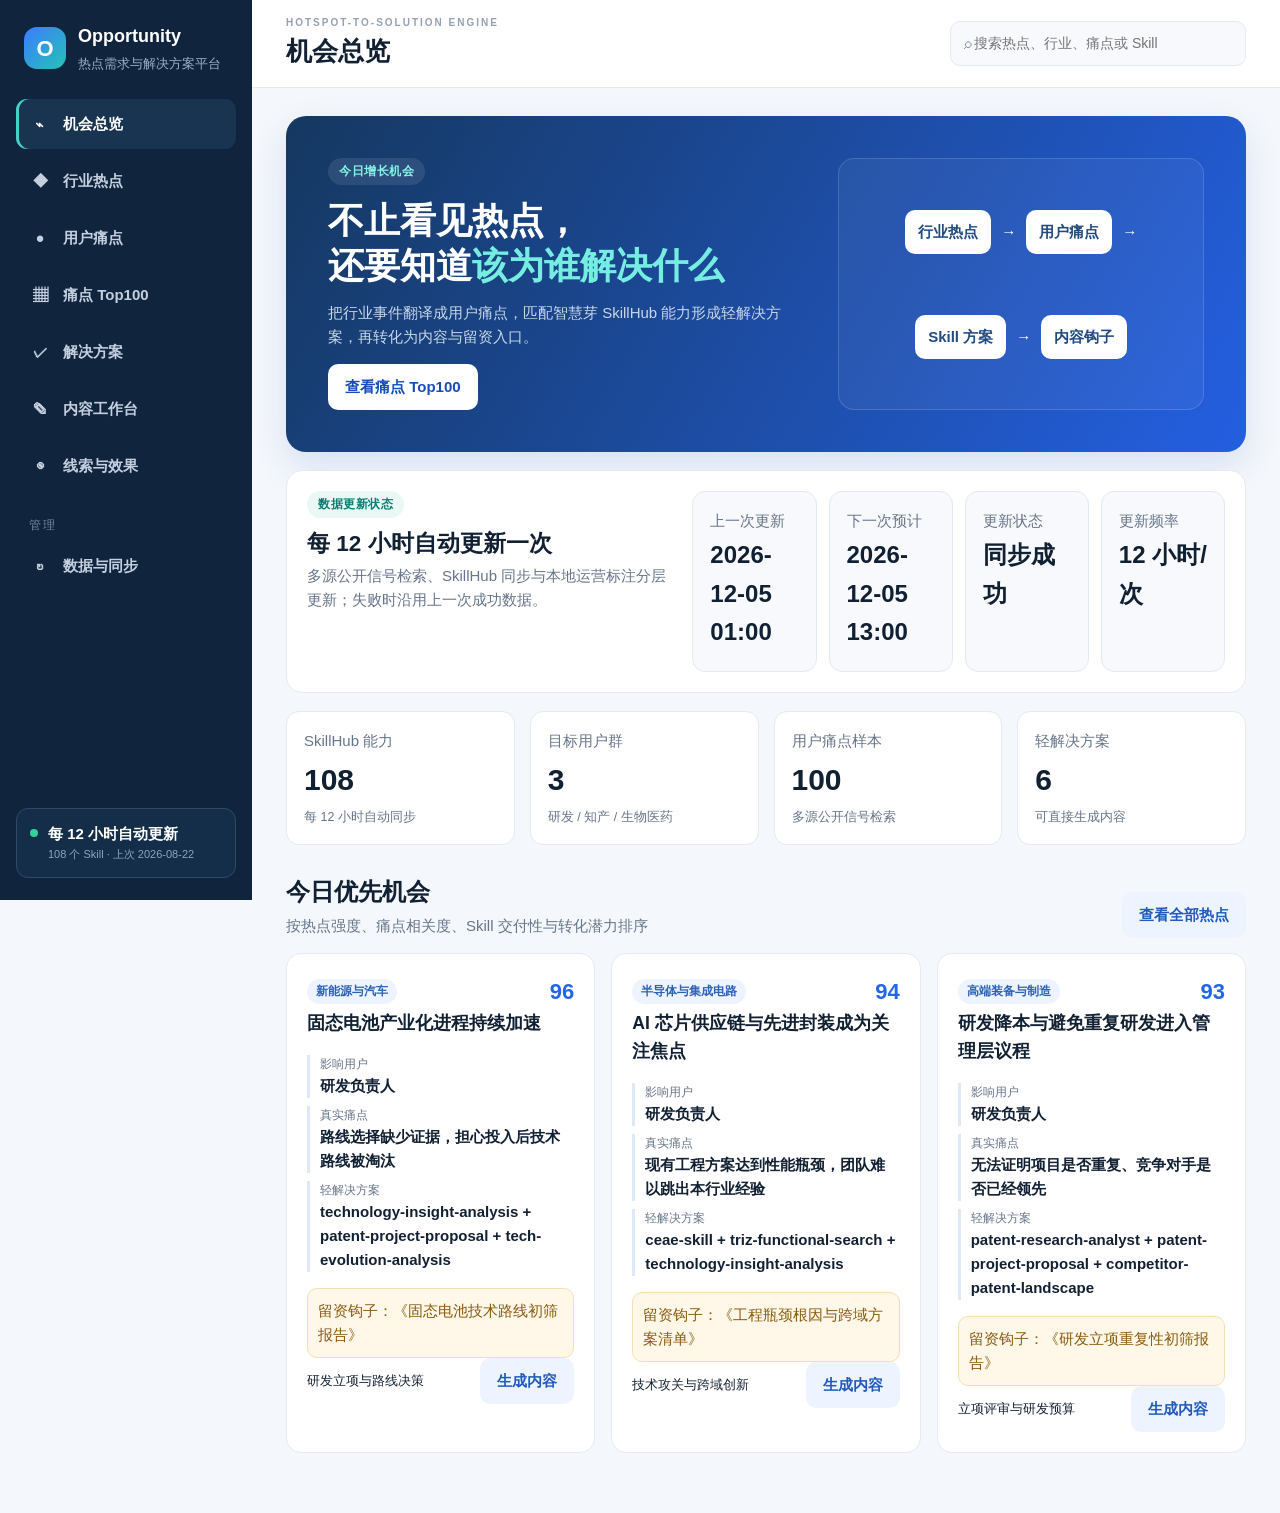
<file: app-v2.html>
<!doctype html>
<html lang="zh-CN">
<head>
  <meta charset="utf-8">
  <meta name="viewport" content="width=device-width,initial-scale=1">
  <title>Opportunity - 智慧芽热点需求与解决方案平台</title>
  <link rel="stylesheet" href="./styles-v2.css">
</head>
<body>
  <aside class="sidebar">
    <div class="brand"><span class="logo">O</span><div><b>Opportunity</b><small>热点需求与解决方案平台</small></div></div>
    <nav id="nav">
      <button class="active" data-page="overview"><span>⌁</span>机会总览</button>
      <button data-page="hotspots"><span>◆</span>行业热点</button>
      <button data-page="pains"><span>●</span>用户痛点</button>
      <button data-page="painRadar"><span>▦</span>痛点 Top100</button>
      <button data-page="solutions"><span>✓</span>解决方案</button>
      <button data-page="content"><span>✎</span>内容工作台</button>
      <button data-page="leads"><span>◉</span>线索与效果</button>
    </nav>
    <div class="admin-label">管理</div>
    <button class="admin-link" data-page="sync"><span>↻</span>数据与同步</button>
    <div class="sync-mini"><i></i><div><b>每 12 小时自动更新</b><small id="miniSync">正在读取 SkillHub 数据</small></div></div>
  </aside>
  <main>
    <header>
      <div><p class="eyebrow">HOTSPOT-TO-SOLUTION ENGINE</p><h1 id="pageTitle">机会总览</h1></div>
      <label class="global-search">⌕<input id="globalSearch" placeholder="搜索热点、行业、痛点或 Skill"></label>
    </header>
    <section class="page active" id="overview">
      <div class="hero">
        <div><span class="live">今日增长机会</span><h2>不止看见热点，<br>还要知道<strong>该为谁解决什么</strong></h2><p>把行业事件翻译成用户痛点，匹配智慧芽 SkillHub 能力形成轻解决方案，再转化为内容与留资入口。</p><button class="primary" data-jump="painRadar">查看痛点 Top100</button></div>
        <div class="hero-flow"><span>行业热点</span><b>→</b><span>用户痛点</span><b>→</b><span>Skill 方案</span><b>→</b><span>内容钩子</span></div>
      </div>
      <div class="update-card">
        <div><span class="live">数据更新状态</span><h2>每 12 小时自动更新一次</h2><p>多源公开信号检索、SkillHub 同步与本地运营标注分层更新；失败时沿用上一次成功数据。</p></div>
        <div class="update-grid">
          <article><span>上一次更新</span><b id="lastUpdated">读取中</b></article>
          <article><span>下一次预计</span><b id="nextUpdated">读取中</b></article>
          <article><span>更新状态</span><b id="updateStatus">读取中</b></article>
          <article><span>更新频率</span><b>12 小时/次</b></article>
        </div>
      </div>
      <div class="metrics">
        <article><span>SkillHub 能力</span><b id="skillCount">100</b><small>每 12 小时自动同步</small></article>
        <article><span>目标用户群</span><b>3</b><small>研发 / 知产 / 生物医药</small></article>
        <article><span>用户痛点样本</span><b id="painCount">100</b><small>多源公开信号检索</small></article>
        <article><span>轻解决方案</span><b id="solutionCount">6</b><small>可直接生成内容</small></article>
      </div>
      <div class="section-head"><div><h2>今日优先机会</h2><p>按热点强度、痛点相关度、Skill 交付性与转化潜力排序</p></div><button class="secondary" data-jump="hotspots">查看全部热点</button></div>
      <div class="opportunity-grid" id="opportunityGrid"></div>
    </section>
    <section class="page" id="hotspots">
      <div class="section-head"><div><h2>行业热点</h2><p>从事件事实继续解析到受影响用户、业务痛点和可行动方案</p></div><div class="filters" id="industryFilters"></div></div>
      <div class="hotspot-list" id="hotspotList"></div>
    </section>
    <section class="page" id="pains">
      <div class="matcher"><span class="live">需求匹配器</span><h2>先说你是谁、遇到了什么问题</h2><p>平台会从行业、角色、工作阶段、痛点和预期结果五层匹配智慧芽能力。</p><div class="matcher-form"><label>用户角色<select id="roleSelect"></select></label><label>所在行业<select id="industrySelect"></select></label><label>工作阶段<select id="stageSelect"></select></label></div><label class="problem-input">当前最想解决的问题<textarea id="problemInput" placeholder="例如：立项前不知道同行是否已经布局，担心项目做半年才发现重复"></textarea></label><button class="primary" id="matchButton">匹配痛点与解决方案</button></div>
      <div id="matchResult" class="match-result empty-state">选择角色并描述问题后，这里会给出痛点判断、Skill 组合与留资钩子。</div>
    </section>
    <section class="page" id="painRadar">
      <div class="section-head"><div><h2>用户痛点 Top100</h2><p>基于多源公开信号检索、运营标注和 SkillHub 能力映射生成，优先服务内容选题与线索转化。</p></div><div class="rank-tools"><select id="painRoleFilter"></select><select id="painIndustryFilter"></select><select id="painSort"><option value="score">按痛点热度</option><option value="growth">按增长趋势</option><option value="fit">按 Skill 匹配度</option></select></div></div>
      <div class="radar-summary"><article><span>痛点总数</span><b id="painRadarCount">100</b></article><article><span>最高热度</span><b id="painTopScore">98</b></article><article><span>平均 Skill 匹配</span><b id="painAvgFit">91</b></article><article><span>信号来源</span><b>6 类</b></article></div>
      <div class="panel"><div class="table-wrap"><table class="pain-table"><thead><tr><th>排名</th><th>痛点</th><th>人群</th><th>行业</th><th>阶段</th><th>热度</th><th>趋势</th><th>SkillHub 联动</th><th>来源</th></tr></thead><tbody id="painTable"></tbody></table></div></div>
    </section>
    <section class="page" id="solutions">
      <div class="section-head"><div><h2>解决方案中心</h2><p>按客户希望获得的结果组织，而不是展示一长串工具名称</p></div><label class="inline-search">⌕<input id="skillSearch" placeholder="搜索 Skill 或能力"></label></div>
      <div class="outcome-tabs" id="outcomeTabs"></div>
      <div class="solution-layout"><div id="solutionCards" class="solution-cards"></div><aside class="skill-panel"><div class="skill-panel-head"><div><h3>智慧芽 SkillHub</h3><p id="skillMeta">读取中</p></div><a href="https://open.zhihuiya.com/marketplace/agent-skills" target="_blank" rel="noopener">官方平台 ↗</a></div><div id="skillList" class="skill-list"></div></aside></div>
    </section>
    <section class="page" id="content">
      <div class="content-layout"><section class="content-form"><span class="live">文章初稿生成器</span><h2>把一个热点变成可转化的话题</h2><label>选择热点<select id="contentHotspot"></select></label><label>目标用户<select id="contentRole"></select></label><label>渠道<select id="contentChannel"><option>小红书</option><option>微信公众号</option><option>知乎</option><option>销售朋友圈</option></select></label><button class="primary" id="draftButton">生成文章初稿</button></section><section id="draftResult" class="draft-result empty-state">生成后将依次呈现：事实摘要、业务影响、标题、正文结构、浅层解决方案与留资钩子。</section></div>
    </section>
    <section class="page" id="leads">
      <div class="section-head"><div><h2>线索与效果</h2><p>记录用户为什么而来，而不只是留下一个联系方式</p></div><span class="tag">本地原型数据</span></div>
      <div class="metrics"><article><span>钩子领取</span><b>328</b><small>近 30 天</small></article><article><span>有效留资</span><b>76</b><small>有效率 23.2%</small></article><article><span>高意向用户</span><b>21</b><small>已有明确业务问题</small></article><article><span>最热痛点</span><b class="text-metric">立项重复</b><small>研发负责人</small></article></div>
      <div class="panel"><h3>线索应记录的需求标签</h3><div class="lead-schema"><span>行业</span><span>用户角色</span><span>工作阶段</span><span>具体痛点</span><span>触发热点</span><span>匹配 Skill</span><span>领取内容</span><span>意向等级</span></div></div>
    </section>
    <section class="page" id="sync">
      <div class="section-head"><div><h2>数据与同步</h2><p>官方字段自动更新，运营标注独立保存，不会被覆盖</p></div><span class="status-ok">● 每 12 小时同步已配置</span></div>
      <div class="sync-grid"><article><span>当前 Skill 总数</span><b id="syncCount">100</b></article><article><span>官方分类</span><b id="syncCategories">3</b></article><article><span>同步频率</span><b>每 12 小时 1 次</b></article><article><span>上次同步</span><b id="syncDate">初始化</b></article></div>
      <div class="panel"><h3>同步规则</h3><ol><li>每 12 小时读取 SkillHub 分页数据。</li><li>识别新增、内容更新和下架状态。</li><li>保留人工维护的用户、行业、痛点和内容钩子标签。</li><li>同步失败时沿用上一个成功版本，不让前台数据中断。</li></ol><p class="note">GitHub Actions 需要在仓库中启用写权限；本地自动化也已配置为每 12 小时执行一次。</p></div>
    </section>
  </main>
  <div id="toast" class="toast"></div>
  <script src="./app-v2.js"></script>
</body>
</html>
</file>
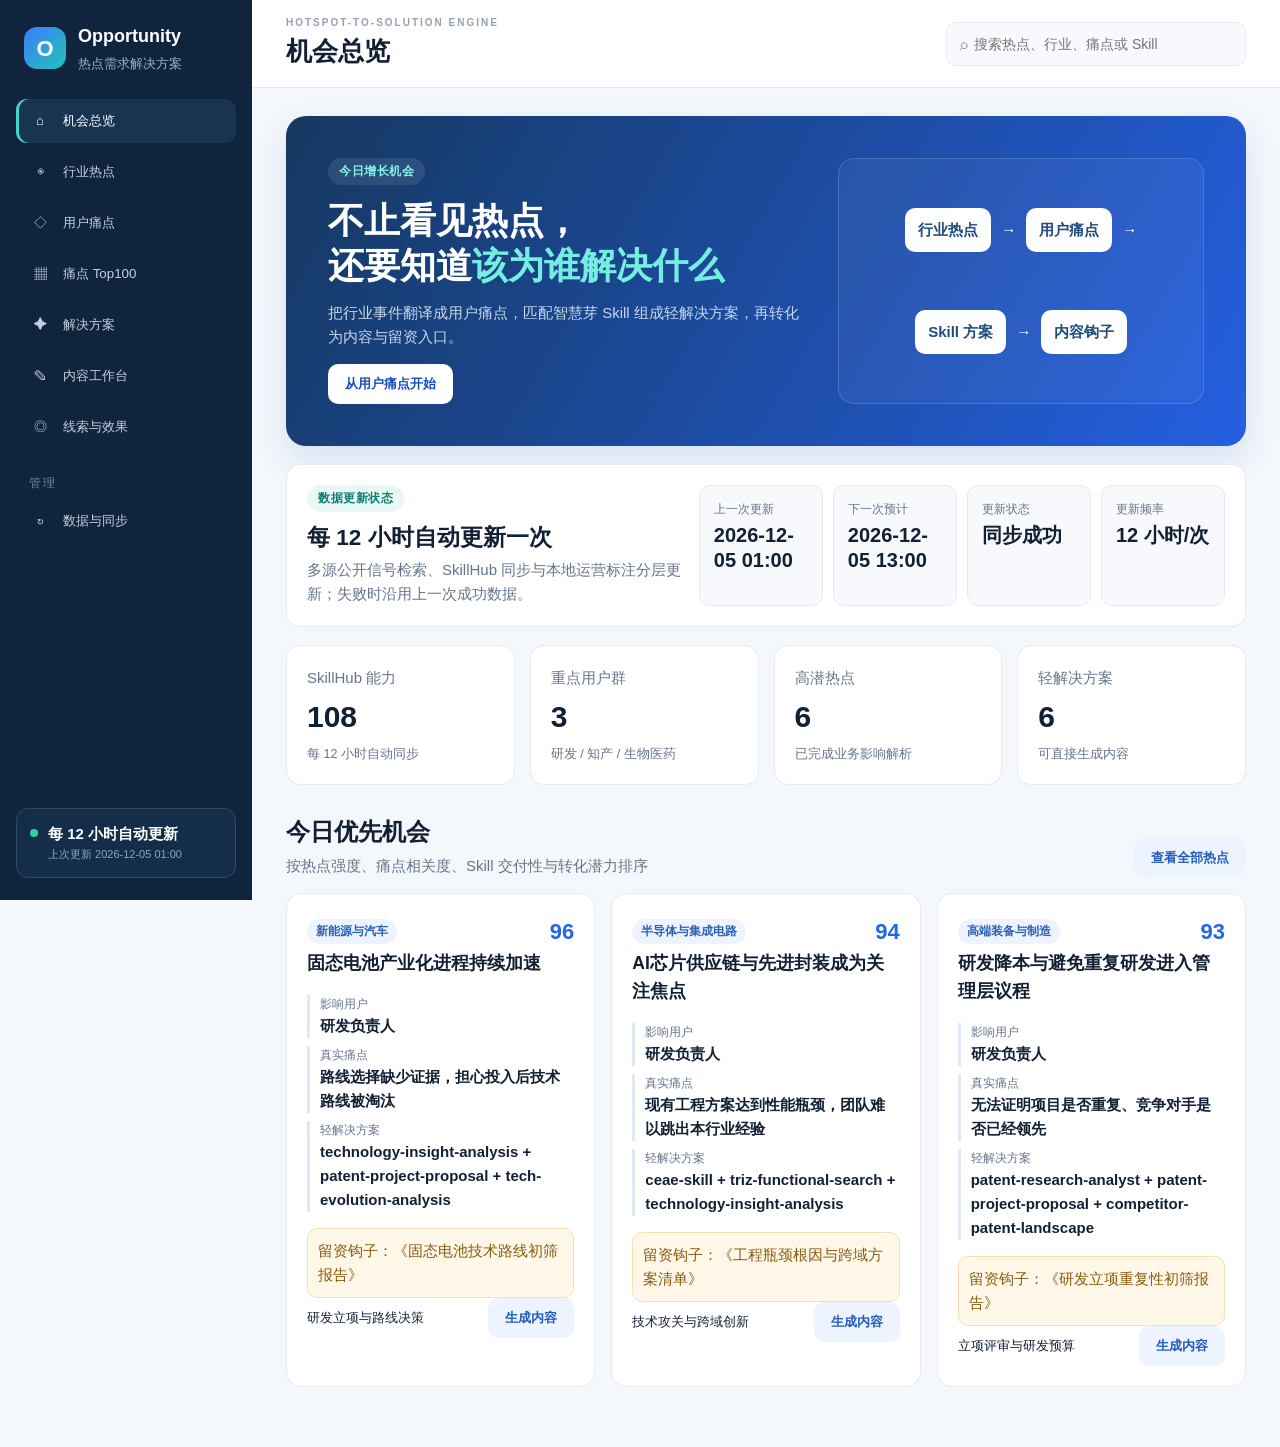
<file: app.html>
<!doctype html>
<html lang="zh-CN">
<head>
  <meta charset="utf-8">
  <meta name="viewport" content="width=device-width,initial-scale=1">
  <title>Opportunity｜智慧芽热点需求与解决方案平台</title>
  <link rel="stylesheet" href="./styles.css">
  <link rel="stylesheet" href="./radar-iteration.css">
</head>
<body>
  <aside class="sidebar">
    <div class="brand"><span class="logo">O</span><div><b>Opportunity</b><small>热点需求解决方案</small></div></div>
    <nav id="nav">
      <button class="active" data-page="overview"><span>⌂</span>机会总览</button>
      <button data-page="hotspots"><span>◉</span>行业热点</button>
      <button data-page="pains"><span>◇</span>用户痛点</button>
      <button data-page="solutions"><span>✦</span>解决方案</button>
      <button data-page="content"><span>✎</span>内容工作台</button>
      <button data-page="leads"><span>◎</span>线索与效果</button>
    </nav>
    <div class="admin-label">管理</div>
    <button class="admin-link" data-page="sync"><span>↻</span>数据与同步</button>
    <div class="sync-mini"><i></i><div><b>每日自动同步</b><small id="miniSync">正在读取 SkillHub 数据</small></div></div>
  </aside>

  <main>
    <header>
      <div><p class="eyebrow">HOTSPOT-TO-SOLUTION ENGINE</p><h1 id="pageTitle">机会总览</h1></div>
      <label class="global-search">⌕ <input id="globalSearch" placeholder="搜索热点、行业、痛点或 Skill"></label>
    </header>

    <section class="page active" id="overview">
      <div class="hero">
        <div><span class="live">今日增长机会</span><h2>不止看见热点，<br>还要知道<strong>该为谁解决什么</strong></h2><p>把行业事件翻译成用户痛点，匹配智慧芽 Skill 组成轻解决方案，再转化为内容与留资入口。</p><button class="primary" data-jump="pains">从用户痛点开始</button></div>
        <div class="hero-flow"><span>行业热点</span><b>→</b><span>用户痛点</span><b>→</b><span>Skill 方案</span><b>→</b><span>内容钩子</span></div>
      </div>
      <div class="metrics">
        <article><span>SkillHub 能力</span><b id="skillCount">100</b><small>每日自动同步</small></article>
        <article><span>重点用户群</span><b>3</b><small>研发 / 知产 / 生物医药</small></article>
        <article><span>高潜热点</span><b id="hotspotCount">6</b><small>已完成业务影响解析</small></article>
        <article><span>轻解决方案</span><b id="solutionCount">6</b><small>可直接生成内容</small></article>
      </div>
      <div class="section-head"><div><h2>今日优先机会</h2><p>按热点强度、痛点相关度、Skill 交付性与转化潜力排序</p></div><button class="secondary" data-jump="hotspots">查看全部热点</button></div>
      <div class="opportunity-grid" id="opportunityGrid"></div>
    </section>

    <section class="page" id="hotspots">
      <div class="section-head"><div><h2>行业热点</h2><p>从事件事实继续解析到受影响用户、业务痛点和可行动方案</p></div><div class="filters" id="industryFilters"></div></div>
      <div class="hotspot-list" id="hotspotList"></div>
    </section>

    <section class="page" id="pains">
      <div class="matcher">
        <span class="live">需求匹配器</span><h2>先说你是谁、遇到了什么问题</h2><p>平台会从行业、角色、工作阶段、痛点和预期结果五层匹配智慧芽能力。</p>
        <div class="matcher-form">
          <label>用户角色<select id="roleSelect"></select></label>
          <label>所在行业<select id="industrySelect"></select></label>
          <label>工作阶段<select id="stageSelect"></select></label>
        </div>
        <label class="problem-input">当前最想解决的问题<textarea id="problemInput" placeholder="例如：立项前不知道同行是否已经布局，担心项目做半年才发现重复"></textarea></label>
        <button class="primary" id="matchButton">匹配痛点与解决方案</button>
      </div>
      <div id="matchResult" class="match-result empty-state">选择角色并描述问题后，这里会给出痛点判断、Skill 组合与留资钩子。</div>
    </section>

    <section class="page" id="solutions">
      <div class="section-head"><div><h2>解决方案中心</h2><p>按客户希望获得的结果组织，而不是展示一长串工具名称</p></div><label class="inline-search">⌕ <input id="skillSearch" placeholder="搜索 Skill 或能力"></label></div>
      <div class="outcome-tabs" id="outcomeTabs"></div>
      <div class="solution-layout"><div id="solutionCards" class="solution-cards"></div><aside class="skill-panel"><div class="skill-panel-head"><div><h3>智慧芽 SkillHub</h3><p id="skillMeta">读取中</p></div><a href="https://open.zhihuiya.com/marketplace/agent-skills" target="_blank" rel="noopener">官方平台 ↗</a></div><div id="skillList" class="skill-list"></div></aside></div>
    </section>

    <section class="page" id="content">
      <div class="content-layout">
        <section class="content-form"><span class="live">文章初稿生成器</span><h2>把一个热点变成可转化的话题</h2>
          <label>选择热点<select id="contentHotspot"></select></label>
          <label>目标用户<select id="contentRole"></select></label>
          <label>渠道<select id="contentChannel"><option>小红书</option><option>微信公众号</option><option>知乎</option><option>销售朋友圈</option></select></label>
          <button class="primary" id="draftButton">生成文章初稿</button>
        </section>
        <section id="draftResult" class="draft-result empty-state">生成后将依次呈现：事实摘要、业务影响、标题、正文结构、浅层解决方案与留资钩子。</section>
      </div>
    </section>

    <section class="page" id="leads">
      <div class="section-head"><div><h2>线索与效果</h2><p>记录用户为什么而来，而不只是留下一个联系方式</p></div><span class="tag">本地原型数据</span></div>
      <div class="metrics"><article><span>钩子领取</span><b>328</b><small>近 30 天</small></article><article><span>有效留资</span><b>76</b><small>有效率 23.2%</small></article><article><span>高意向用户</span><b>21</b><small>已有明确业务问题</small></article><article><span>最热痛点</span><b class="text-metric">立项重复</b><small>研发负责人</small></article></div>
      <div class="panel"><h3>线索应记录的需求标签</h3><div class="lead-schema"><span>行业</span><span>用户角色</span><span>工作阶段</span><span>具体痛点</span><span>触发热点</span><span>匹配 Skill</span><span>领取内容</span><span>意向等级</span></div></div>
    </section>

    <section class="page" id="sync">
      <div class="section-head"><div><h2>数据与同步</h2><p>官方字段自动更新，运营标注独立保存，不会被覆盖</p></div><span class="status-ok">● 每日同步已配置</span></div>
      <div class="sync-grid">
        <article><span>当前 Skill 总数</span><b id="syncCount">100</b></article>
        <article><span>官方分类</span><b>3</b></article>
        <article><span>同步频率</span><b>每天 1 次</b></article>
        <article><span>上次同步</span><b id="syncDate">初始化</b></article>
      </div>
      <div class="panel"><h3>同步规则</h3><ol><li>每天定时读取 SkillHub 全部分页。</li><li>识别新增、内容更新和下架状态。</li><li>保留人工维护的用户、行业、痛点和内容钩子标签。</li><li>同步失败时沿用上一个成功版本，不让前台数据中断。</li></ol><p class="note">GitHub Actions 文件已加入项目。首次推送后需要在仓库中启用 Actions 写权限。</p></div>
    </section>
  </main>
  <div id="toast" class="toast"></div>
  <script src="./app.js"></script>
  <script src="./radar-iteration.js"></script>
</body>
</html>
</file>
<file: styles-v2.css>
:root{--nav:#10243d;--nav2:#183451;--blue:#2367e8;--cyan:#1cb6aa;--ink:#122033;--muted:#66758a;--line:#e4eaf1;--bg:#f4f7fb;--white:#fff;--amber:#e99b1d;--red:#df4d5f;--green:#16865e}
*{box-sizing:border-box}body{margin:0;background:var(--bg);color:var(--ink);font:15px/1.6 "Microsoft YaHei","PingFang SC",Arial,sans-serif}button,input,select,textarea{font:inherit}.sidebar{position:fixed;inset:0 auto 0 0;width:252px;background:var(--nav);color:#fff;padding:22px 16px;display:flex;flex-direction:column;z-index:5}.brand{display:flex;gap:12px;align-items:center;padding:0 8px 24px}.brand .logo{display:grid;place-items:center;width:42px;height:42px;border-radius:13px;background:linear-gradient(135deg,#3b7cff,#25c3b5);font-size:22px;font-weight:800}.brand b{display:block;font-size:18px}.brand small{color:#9eb0c5}.sidebar nav{display:grid;gap:7px}.sidebar button{border:0;color:#c4d0df;background:transparent;text-align:left;border-radius:11px;padding:13px 14px;font-weight:600;cursor:pointer;display:flex;gap:13px;align-items:center}.sidebar button span{width:20px;text-align:center}.sidebar button:hover,.sidebar button.active{background:var(--nav2);color:#fff}.sidebar button.active{box-shadow:inset 3px 0 #44d2c4}.admin-label{font-size:12px;color:#71869e;text-transform:uppercase;letter-spacing:2px;padding:25px 13px 6px}.admin-link{width:100%}.sync-mini{margin-top:auto;border:1px solid #2d4b69;border-radius:12px;padding:13px;display:flex;gap:10px;background:#142e49}.sync-mini i{width:8px;height:8px;background:#35cf9a;border-radius:50%;margin-top:7px}.sync-mini b,.sync-mini small{display:block}.sync-mini small{color:#8ea5bc;font-size:11px}main{margin-left:252px;min-height:100vh}header{height:88px;padding:20px 34px;background:#fff;border-bottom:1px solid var(--line);display:flex;align-items:center;justify-content:space-between;position:sticky;top:0;z-index:4}h1,h2,h3,p{margin-top:0}header h1{font-size:26px;margin:0}.eyebrow{margin:0;color:#94a1b1;font-size:10px;letter-spacing:2px;font-weight:800}.global-search,.inline-search{background:#f7f9fc;border:1px solid var(--line);border-radius:10px;padding:9px 13px;color:#7b8a9d}.global-search input,.inline-search input{border:0;outline:0;background:transparent;width:260px;font-size:14px}.page{display:none;padding:28px 34px 60px;max-width:1500px;margin:auto}.page.active{display:block}.hero{border-radius:20px;padding:42px;background:linear-gradient(120deg,#153860,#245fe1);color:#fff;display:grid;grid-template-columns:1.3fr 1fr;gap:35px;box-shadow:0 14px 35px #1c55c622}.hero h2{font-size:36px;line-height:1.25;margin:13px 0}.hero h2 strong{color:#75eee1}.hero p{color:#c8d8ea;max-width:690px}.live{display:inline-flex;border-radius:99px;padding:4px 11px;background:#e9f8f5;color:#087d70;font-size:12px;font-weight:800;letter-spacing:.5px}.hero .live{background:#ffffff18;color:#83f5e7}.hero-flow{display:flex;align-items:center;justify-content:center;flex-wrap:wrap;gap:10px;background:#ffffff0d;border:1px solid #ffffff24;border-radius:16px;padding:25px}.hero-flow span{background:#fff;color:#214b7f;border-radius:10px;padding:10px 13px;font-weight:800}.primary,.secondary{border:0;border-radius:10px;padding:11px 17px;font-weight:800;cursor:pointer}.primary{background:var(--blue);color:#fff}.hero .primary{background:#fff;color:#164db8}.secondary{background:#eef4ff;color:#225bbe}.update-card{display:grid;grid-template-columns:1fr 1.45fr;gap:18px;background:#fff;border:1px solid var(--line);border-radius:16px;padding:20px;margin:18px 0}.update-card h2{margin:8px 0 2px}.update-card p{margin:0;color:var(--muted)}.update-grid{display:grid;grid-template-columns:repeat(4,1fr);gap:12px}.update-grid article,.metrics article,.radar-summary article,.sync-grid article{background:#fff;border:1px solid var(--line);border-radius:13px;padding:17px}.update-grid article{background:#f7f9fc}.update-grid span,.metrics span,.metrics small,.radar-summary span,.sync-grid span{display:block;color:var(--muted)}.update-grid b,.metrics b,.radar-summary b,.sync-grid b{display:block;font-size:24px;margin:3px 0;color:var(--ink)}.metrics{display:grid;grid-template-columns:repeat(4,1fr);gap:15px;margin:18px 0 28px}.metrics b{font-size:30px}.metrics .text-metric{font-size:22px}.section-head{display:flex;align-items:end;justify-content:space-between;gap:20px;margin:24px 0 15px}.section-head h2{margin:0;font-size:24px}.section-head p{margin:2px 0 0;color:var(--muted)}.opportunity-grid{display:grid;grid-template-columns:repeat(3,1fr);gap:16px}.op-card,.hotspot-card,.solution-card{background:#fff;border:1px solid var(--line);border-radius:15px;padding:20px}.op-card:hover,.hotspot-card:hover{transform:translateY(-2px);box-shadow:0 12px 26px #263d5b12}.op-top,.card-foot,.hotspot-top,.skill-panel-head{display:flex;align-items:center;justify-content:space-between;gap:12px}.score{font-size:22px;font-weight:900;color:var(--blue)}.tag{display:inline-flex;align-items:center;padding:3px 9px;border-radius:99px;background:#edf3ff;color:#2c62b6;font-size:12px;font-weight:700;white-space:nowrap}.tag.green{background:#e8f8f0;color:#16764f}.tag.orange{background:#fff5e4;color:#9b650e}.tag.red{background:#fff0f2;color:#b83246}.chain{display:grid;gap:8px;margin:16px 0}.chain div{border-left:3px solid #dfe8f6;padding-left:10px}.chain span{display:block;color:var(--muted);font-size:12px}.hook{background:#fff7e8;border:1px solid #f6dfb5;border-radius:10px;padding:10px;color:#8a5b0e}.filters,.outcome-tabs,.rank-tools{display:flex;gap:8px;flex-wrap:wrap}.filters button,.outcome-tabs button,.rank-tools select{border:1px solid var(--line);background:#fff;border-radius:99px;padding:8px 12px;cursor:pointer}.filters button.active,.outcome-tabs button.active{background:var(--nav);color:#fff;border-color:var(--nav)}.hotspot-list{display:grid;gap:14px}.hotspot-card{display:grid;grid-template-columns:1.2fr 2fr auto;gap:22px;align-items:center}.hotspot-card p{margin:0;color:var(--muted)}.impact-box{display:grid;grid-template-columns:repeat(3,1fr);gap:8px}.impact-box div{background:#f6f8fb;border-radius:9px;padding:8px}.impact-box span{display:block;color:var(--muted);font-size:11px}.matcher{padding:32px;max-width:1050px;background:#fff;border:1px solid var(--line);border-radius:14px}.matcher h2{font-size:28px;margin:12px 0 4px}.matcher>p{color:var(--muted)}.matcher-form{display:grid;grid-template-columns:repeat(3,1fr);gap:14px;margin:20px 0}.matcher label,.content-form label{font-weight:700}.matcher select,.content-form select,.problem-input textarea{display:block;width:100%;border:1px solid var(--line);border-radius:9px;padding:11px;margin-top:6px;background:#fff}.problem-input textarea{min-height:100px;resize:vertical}.matcher .primary{margin-top:15px}.match-result{margin-top:18px}.empty-state{display:grid;place-items:center;min-height:230px;border:1px dashed #cbd5e2;border-radius:14px;color:var(--muted);background:#fafbfd;padding:25px}.result-grid{display:grid;grid-template-columns:1fr 1.5fr;gap:16px}.diagnosis,.recommendation{background:#fff;border:1px solid var(--line);border-radius:14px;padding:22px}.skill-chips{display:flex;gap:7px;flex-wrap:wrap}.skill-chips a,.skill-link{color:#245fc1;text-decoration:none;background:#edf4ff;padding:5px 9px;border-radius:7px;font-weight:700}.skill-link:hover{text-decoration:underline}.radar-summary{display:grid;grid-template-columns:repeat(4,1fr);gap:15px;margin-bottom:15px}.panel{background:#fff;border:1px solid var(--line);border-radius:14px;padding:20px}.table-wrap{overflow:auto}.pain-table{width:100%;border-collapse:collapse;min-width:1180px}.pain-table th{background:#f5f8fc;color:#65758a;text-align:left;font-size:12px;padding:10px;border-bottom:1px solid var(--line)}.pain-table td{border-bottom:1px solid #edf1f6;padding:12px 10px;vertical-align:top;font-size:13px}.rank-no{font-weight:900;font-size:18px;color:#536276}.rank-no.top{color:var(--amber)}.pain-title{font-weight:800;color:#15233a}.pain-expr{color:#718095;font-size:12px;margin-top:4px}.mini-score{display:grid;gap:4px;min-width:70px}.mini-score b{font-size:16px}.mini-bar{height:5px;border-radius:999px;background:#e7edf5;overflow:hidden}.mini-bar i{display:block;height:100%;background:linear-gradient(90deg,#2367e8,#1cb6aa)}.trend-up{color:var(--red);font-weight:800}.trend-flat{color:#7a8797;font-weight:800}.source-list{display:flex;gap:5px;flex-wrap:wrap}.source-list span{font-size:11px;background:#f1f4f8;color:#66758a;border-radius:99px;padding:3px 7px}.outcome-tabs{margin-bottom:15px}.solution-layout{display:grid;grid-template-columns:1.4fr 1fr;gap:18px}.solution-cards{display:grid;gap:14px}.solution-card{display:grid;grid-template-columns:52px 1fr;gap:14px}.solution-icon{width:48px;height:48px;border-radius:13px;background:#e9f2ff;color:#2765ca;display:grid;place-items:center;font-size:22px}.solution-card p{color:var(--muted);margin:0}.skill-panel{background:#10243d;color:#fff;border-radius:15px;padding:18px;max-height:660px;overflow:auto}.skill-panel a{color:#7fe3d7}.skill-panel p{color:#93abc4}.skill-list{display:grid;gap:9px}.skill-item{background:#ffffff0c;border:1px solid #ffffff18;border-radius:10px;padding:11px}.skill-item b{display:block;word-break:break-word}.skill-item p{font-size:12px;margin:4px 0}.content-layout{display:grid;grid-template-columns:360px 1fr;gap:18px}.content-form,.draft-result{background:#fff;border:1px solid var(--line);border-radius:14px;padding:20px}.content-form{display:grid;gap:14px;align-self:start}.content-form h2{margin:4px 0}.draft-result{min-height:600px}.draft-result h2{font-size:26px}.draft-section{border-top:1px solid var(--line);padding-top:15px;margin-top:15px}.lead-schema{display:flex;flex-wrap:wrap;gap:10px}.lead-schema span{padding:9px 13px;border-radius:8px;background:#edf4ff;color:#245db5;font-weight:700}.sync-grid{display:grid;grid-template-columns:repeat(4,1fr);gap:15px;margin:18px 0}.status-ok{color:#16865e;font-weight:800}.note{background:#fff8e8;padding:10px;border-radius:8px;color:#7a5716}.toast{position:fixed;right:25px;bottom:25px;background:#10243d;color:#fff;padding:12px 18px;border-radius:9px;opacity:0;transform:translateY(10px);transition:.2s;pointer-events:none}.toast.show{opacity:1;transform:none}
@media(max-width:1180px){.update-card,.hero,.solution-layout,.content-layout{grid-template-columns:1fr}.opportunity-grid{grid-template-columns:1fr}.hotspot-card{grid-template-columns:1fr}.metrics,.update-grid,.radar-summary,.sync-grid{grid-template-columns:repeat(2,1fr)}}@media(max-width:720px){.sidebar{position:static;width:auto}.sidebar nav{grid-template-columns:repeat(2,1fr)}.sync-mini{margin-top:16px}main{margin:0}header{position:static;padding:16px}.global-search{display:none}.page{padding:18px}.hero{padding:24px}.hero h2{font-size:28px}.metrics,.update-grid,.radar-summary,.matcher-form,.sync-grid,.result-grid,.impact-box{grid-template-columns:1fr}.section-head{display:block}.rank-tools{margin-top:12px}.rank-tools select{width:100%}}
</file>
<file: styles.css>
:root{--nav:#10243d;--nav2:#183451;--blue:#2367e8;--cyan:#1cb6aa;--ink:#122033;--muted:#66758a;--line:#e4eaf1;--bg:#f4f7fb;--white:#fff;--amber:#e99b1d}
*{box-sizing:border-box}body{margin:0;background:var(--bg);color:var(--ink);font:15px/1.6 "Microsoft YaHei","PingFang SC",sans-serif}.sidebar{position:fixed;inset:0 auto 0 0;width:252px;background:var(--nav);color:#fff;padding:22px 16px;display:flex;flex-direction:column;z-index:5}.brand{display:flex;gap:12px;align-items:center;padding:0 8px 24px}.brand .logo{display:grid;place-items:center;width:42px;height:42px;border-radius:13px;background:linear-gradient(135deg,#3b7cff,#25c3b5);font-size:22px;font-weight:800}.brand b{display:block;font-size:18px}.brand small{color:#9eb0c5}.sidebar nav{display:grid;gap:7px}.sidebar button{border:0;color:#c4d0df;background:transparent;text-align:left;border-radius:11px;padding:13px 14px;font:600 16px inherit;cursor:pointer;display:flex;gap:13px;align-items:center}.sidebar button span{width:20px;text-align:center}.sidebar button:hover,.sidebar button.active{background:var(--nav2);color:#fff}.sidebar button.active{box-shadow:inset 3px 0 #44d2c4}.admin-label{font-size:12px;color:#71869e;text-transform:uppercase;letter-spacing:2px;padding:25px 13px 6px}.admin-link{width:100%}.sync-mini{margin-top:auto;border:1px solid #2d4b69;border-radius:12px;padding:13px;display:flex;gap:10px;background:#142e49}.sync-mini i{width:8px;height:8px;background:#35cf9a;border-radius:50%;margin-top:7px}.sync-mini b,.sync-mini small{display:block}.sync-mini small{color:#8ea5bc;font-size:11px}main{margin-left:252px;min-height:100vh}header{height:88px;padding:20px 34px;background:#fff;border-bottom:1px solid var(--line);display:flex;align-items:center;justify-content:space-between;position:sticky;top:0;z-index:4}h1,h2,h3,p{margin-top:0}header h1{font-size:26px;margin:0}.eyebrow{margin:0;color:#94a1b1;font-size:10px;letter-spacing:2px;font-weight:800}.global-search,.inline-search{background:#f7f9fc;border:1px solid var(--line);border-radius:10px;padding:9px 13px;color:#7b8a9d}.global-search input,.inline-search input{border:0;outline:0;background:transparent;width:260px;font-size:14px}.page{display:none;padding:28px 34px 60px;max-width:1500px;margin:auto}.page.active{display:block}.hero{border-radius:20px;padding:42px;background:linear-gradient(120deg,#153860,#245fe1);color:#fff;display:grid;grid-template-columns:1.3fr 1fr;gap:35px;box-shadow:0 14px 35px #1c55c622}.hero h2{font-size:36px;line-height:1.25;margin:13px 0}.hero h2 strong{color:#75eee1}.hero p{color:#c8d8ea;max-width:690px}.live{display:inline-flex;border-radius:99px;padding:4px 11px;background:#e9f8f5;color:#087d70;font-size:12px;font-weight:800;letter-spacing:.5px}.hero .live{background:#ffffff18;color:#83f5e7}.hero-flow{display:flex;align-items:center;justify-content:center;flex-wrap:wrap;gap:10px;background:#ffffff0d;border:1px solid #ffffff24;border-radius:16px;padding:25px}.hero-flow span{background:#fff;color:#214b7f;border-radius:10px;padding:10px 13px;font-weight:800}.primary,.secondary{border:0;border-radius:10px;padding:11px 17px;font-weight:800;cursor:pointer}.primary{background:var(--blue);color:#fff}.hero .primary{background:#fff;color:#164db8}.secondary{background:#eef4ff;color:#225bbe}.metrics{display:grid;grid-template-columns:repeat(4,1fr);gap:15px;margin:18px 0 28px}.metrics article,.panel,.matcher,.content-form,.draft-result{background:#fff;border:1px solid var(--line);border-radius:14px;padding:20px}.metrics span,.metrics small{display:block;color:var(--muted)}.metrics b{font-size:30px;display:block;margin:3px 0}.metrics .text-metric{font-size:22px}.section-head{display:flex;align-items:end;justify-content:space-between;gap:20px;margin:24px 0 15px}.section-head h2{margin:0;font-size:24px}.section-head p{margin:2px 0 0;color:var(--muted)}.opportunity-grid{display:grid;grid-template-columns:repeat(3,1fr);gap:16px}.op-card,.hotspot-card,.solution-card{background:#fff;border:1px solid var(--line);border-radius:15px;padding:20px}.op-card:hover,.hotspot-card:hover{transform:translateY(-2px);box-shadow:0 12px 26px #263d5b12}.op-top,.card-foot,.hotspot-top,.skill-panel-head{display:flex;align-items:center;justify-content:space-between;gap:12px}.score{font-size:22px;font-weight:900;color:var(--blue)}.tag{display:inline-flex;padding:3px 9px;border-radius:99px;background:#edf3ff;color:#2c62b6;font-size:12px;font-weight:700}.chain{display:grid;gap:8px;margin:16px 0}.chain div{border-left:3px solid #dfe8f6;padding-left:10px}.chain span{display:block;color:var(--muted);font-size:12px}.hook{background:#fff7e8;border:1px solid #f6dfb5;border-radius:10px;padding:10px;color:#8a5b0e}.filters,.outcome-tabs{display:flex;gap:8px;flex-wrap:wrap}.filters button,.outcome-tabs button{border:1px solid var(--line);background:#fff;border-radius:99px;padding:7px 12px;cursor:pointer}.filters button.active,.outcome-tabs button.active{background:var(--nav);color:#fff;border-color:var(--nav)}.hotspot-list{display:grid;gap:14px}.hotspot-card{display:grid;grid-template-columns:1.2fr 2fr auto;gap:22px;align-items:center}.hotspot-card p{margin:0;color:var(--muted)}.impact-box{display:grid;grid-template-columns:repeat(3,1fr);gap:8px}.impact-box div{background:#f6f8fb;border-radius:9px;padding:8px}.impact-box span{display:block;color:var(--muted);font-size:11px}.matcher{padding:32px;max-width:1050px}.matcher h2{font-size:28px;margin:12px 0 4px}.matcher>p{color:var(--muted)}.matcher-form{display:grid;grid-template-columns:repeat(3,1fr);gap:14px;margin:20px 0}.matcher label,.content-form label{font-weight:700}.matcher select,.content-form select,.problem-input textarea{display:block;width:100%;border:1px solid var(--line);border-radius:9px;padding:11px;margin-top:6px;background:#fff;font:inherit}.problem-input textarea{min-height:100px;resize:vertical}.matcher .primary{margin-top:15px}.match-result{margin-top:18px}.empty-state{display:grid;place-items:center;min-height:230px;border:1px dashed #cbd5e2;border-radius:14px;color:var(--muted);background:#fafbfd;padding:25px}.result-grid{display:grid;grid-template-columns:1fr 1.5fr;gap:16px}.diagnosis,.recommendation{background:#fff;border:1px solid var(--line);border-radius:14px;padding:22px}.skill-chips{display:flex;gap:7px;flex-wrap:wrap}.skill-chips a{color:#245fc1;text-decoration:none;background:#edf4ff;padding:5px 9px;border-radius:7px}.outcome-tabs{margin-bottom:15px}.solution-layout{display:grid;grid-template-columns:1.4fr 1fr;gap:18px}.solution-cards{display:grid;gap:14px}.solution-card{display:grid;grid-template-columns:52px 1fr;gap:14px}.solution-icon{width:48px;height:48px;border-radius:13px;background:#e9f2ff;color:#2765ca;display:grid;place-items:center;font-size:22px}.solution-card p{color:var(--muted);margin:0}.skill-panel{background:#10243d;color:#fff;border-radius:15px;padding:18px;max-height:660px;overflow:auto}.skill-panel a{color:#7fe3d7}.skill-panel p{color:#93abc4}.skill-list{display:grid;gap:9px}.skill-item{background:#ffffff0c;border:1px solid #ffffff18;border-radius:10px;padding:11px}.skill-item b{display:block;word-break:break-word}.skill-item p{font-size:12px;margin:4px 0}.content-layout{display:grid;grid-template-columns:360px 1fr;gap:18px}.content-form{display:grid;gap:14px;align-self:start}.content-form h2{margin:4px 0}.draft-result{min-height:600px}.draft-result h2{font-size:26px}.draft-section{border-top:1px solid var(--line);padding-top:15px;margin-top:15px}.lead-schema{display:flex;flex-wrap:wrap;gap:10px}.lead-schema span{padding:9px 13px;border-radius:8px;background:#edf4ff;color:#245db5;font-weight:700}.sync-grid{display:grid;grid-template-columns:repeat(4,1fr);gap:15px;margin:18px 0}.sync-grid article{background:#fff;border:1px solid var(--line);border-radius:13px;padding:20px}.sync-grid span,.sync-grid b{display:block}.sync-grid span{color:var(--muted)}.sync-grid b{font-size:22px}.status-ok{color:#16865e;font-weight:800}.note{background:#fff8e8;padding:10px;border-radius:8px;color:#7a5716}.toast{position:fixed;right:25px;bottom:25px;background:#10243d;color:#fff;padding:12px 18px;border-radius:9px;opacity:0;transform:translateY(10px);transition:.2s;pointer-events:none}.toast.show{opacity:1;transform:none}
@media(max-width:1050px){.sidebar{width:210px}main{margin-left:210px}.opportunity-grid{grid-template-columns:1fr}.hero,.solution-layout,.content-layout{grid-template-columns:1fr}.metrics{grid-template-columns:repeat(2,1fr)}.hotspot-card{grid-template-columns:1fr}.impact-box{grid-template-columns:repeat(3,1fr)}}@media(max-width:720px){.sidebar{position:static;width:auto}.sidebar nav{grid-template-columns:repeat(2,1fr)}.sync-mini{margin-top:16px}main{margin:0}header{position:static;padding:16px}.global-search{display:none}.page{padding:18px}.hero{padding:24px}.hero h2{font-size:28px}.metrics,.matcher-form,.sync-grid,.result-grid{grid-template-columns:1fr}.opportunity-grid{grid-template-columns:1fr}}
</file>
<file: radar-iteration.css>
.update-status-card{display:grid;grid-template-columns:1fr 1.4fr;gap:16px;background:#fff;border:1px solid var(--line);border-radius:14px;padding:20px;margin:18px 0}.update-status-card h2{margin:8px 0 2px}.update-status-card p{margin:0;color:var(--muted)}.update-status-grid{display:grid;grid-template-columns:repeat(4,1fr);gap:10px}.update-status-grid article{background:#f7f9fc;border:1px solid var(--line);border-radius:11px;padding:14px}.update-status-grid span{display:block;color:var(--muted);font-size:12px}.update-status-grid b{display:block;font-size:20px;line-height:1.25;margin-top:4px}.rank-tools{display:flex;gap:8px;flex-wrap:wrap}.rank-tools select{border:1px solid var(--line);background:#fff;border-radius:99px;padding:8px 12px}.radar-summary{display:grid;grid-template-columns:repeat(4,1fr);gap:15px;margin-bottom:15px}.radar-summary article{background:#fff;border:1px solid var(--line);border-radius:13px;padding:18px}.radar-summary span{display:block;color:var(--muted)}.radar-summary b{font-size:28px}.table-wrap{overflow:auto}.pain-table{width:100%;border-collapse:collapse;min-width:1180px}.pain-table th{background:#f5f8fc;color:#65758a;text-align:left;font-size:12px;padding:10px;border-bottom:1px solid var(--line)}.pain-table td{border-bottom:1px solid #edf1f6;padding:12px 10px;vertical-align:top;font-size:13px}.rank-no{font-weight:900;font-size:18px;color:#536276}.rank-no.top{color:var(--amber)}.pain-title{font-weight:800;color:#15233a}.pain-expr{color:#718095;font-size:12px;margin-top:4px}.mini-score{display:grid;gap:4px;min-width:70px}.mini-score b{font-size:16px}.mini-bar{height:5px;border-radius:999px;background:#e7edf5;overflow:hidden}.mini-bar i{display:block;height:100%;background:linear-gradient(90deg,#2367e8,#1cb6aa)}.trend-up{color:#df4d5f;font-weight:800}.trend-flat{color:#7a8797;font-weight:800}.source-list{display:flex;gap:5px;flex-wrap:wrap}.source-list span{font-size:11px;background:#f1f4f8;color:#66758a;border-radius:99px;padding:3px 7px}.skill-link{color:#245fc1;text-decoration:none;background:#edf4ff;padding:5px 9px;border-radius:7px;font-weight:700}.skill-link:hover{text-decoration:underline}.skill-chips{display:flex;gap:7px;flex-wrap:wrap}
@media(max-width:1050px){.update-status-card{grid-template-columns:1fr}.update-status-grid,.radar-summary{grid-template-columns:repeat(2,1fr)}}@media(max-width:720px){.update-status-grid,.radar-summary{grid-template-columns:1fr}.rank-tools{margin-top:12px}.rank-tools select{width:100%}}
</file>
